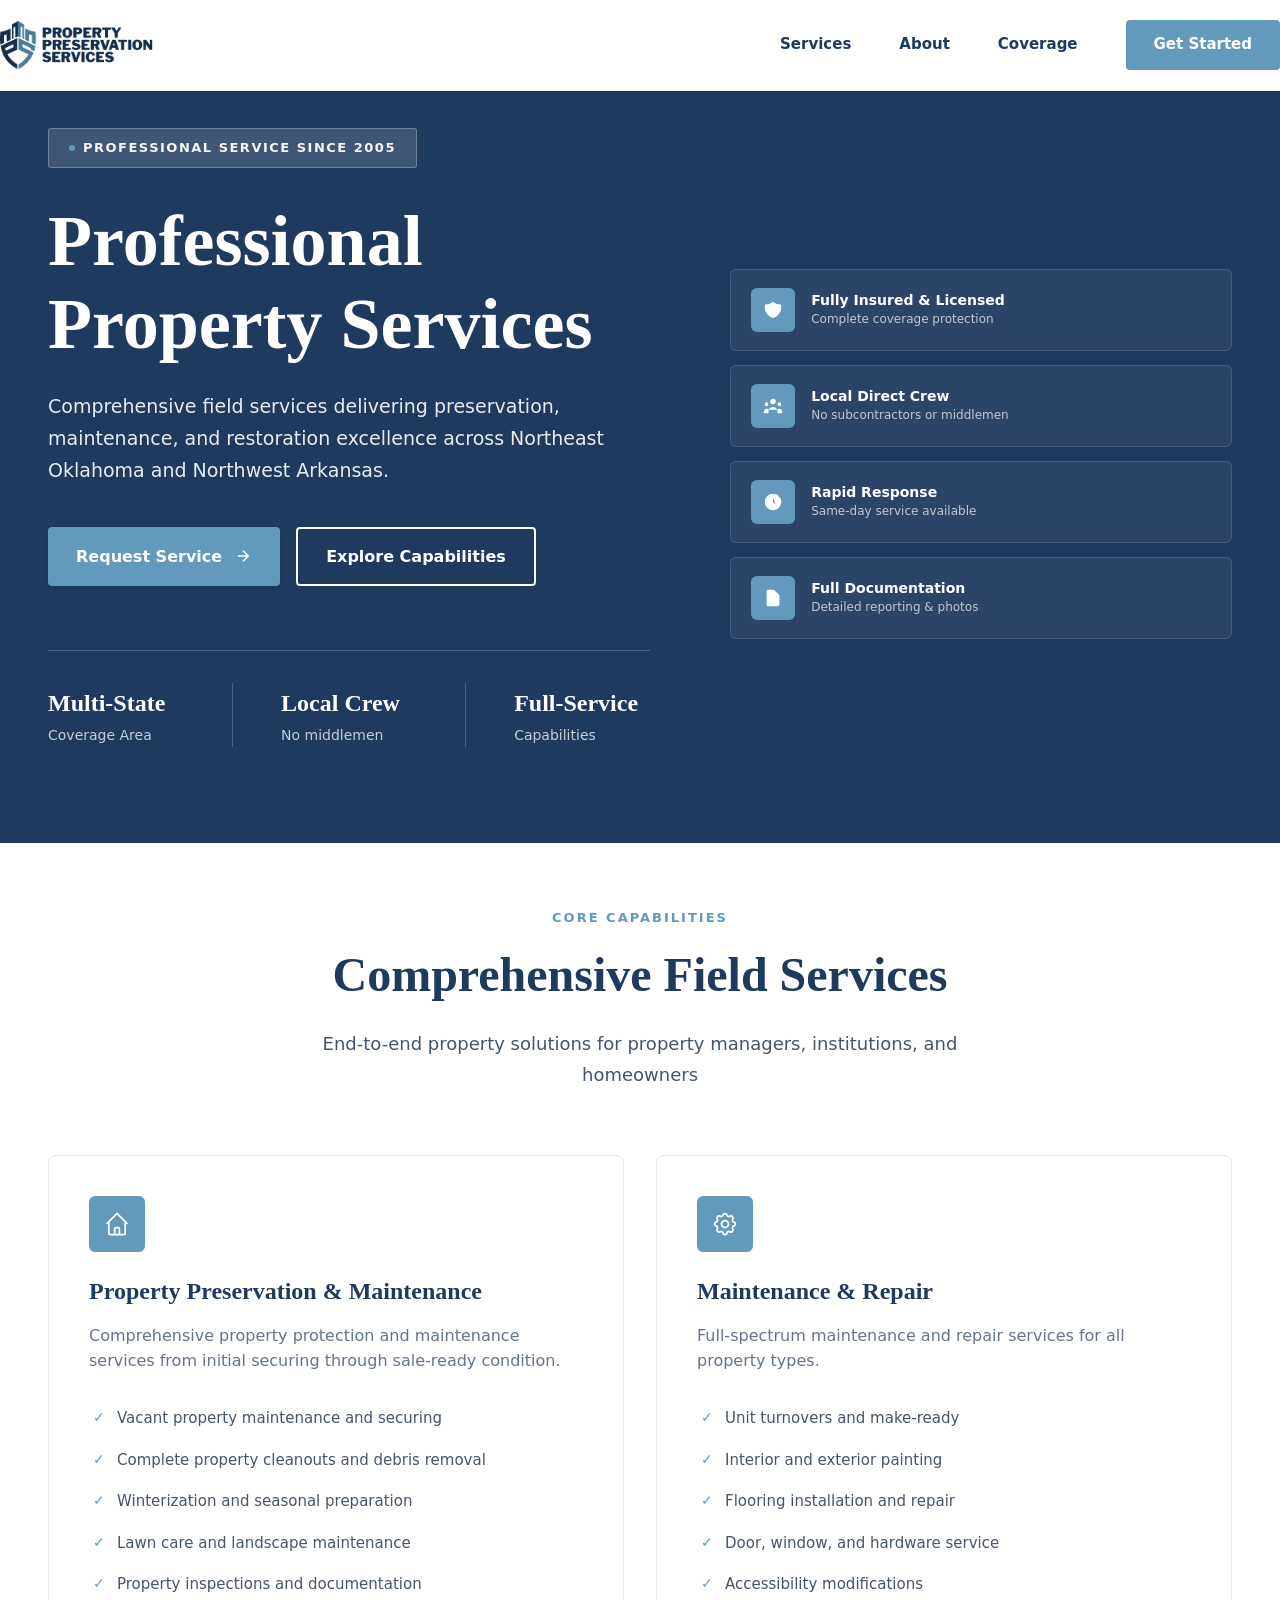
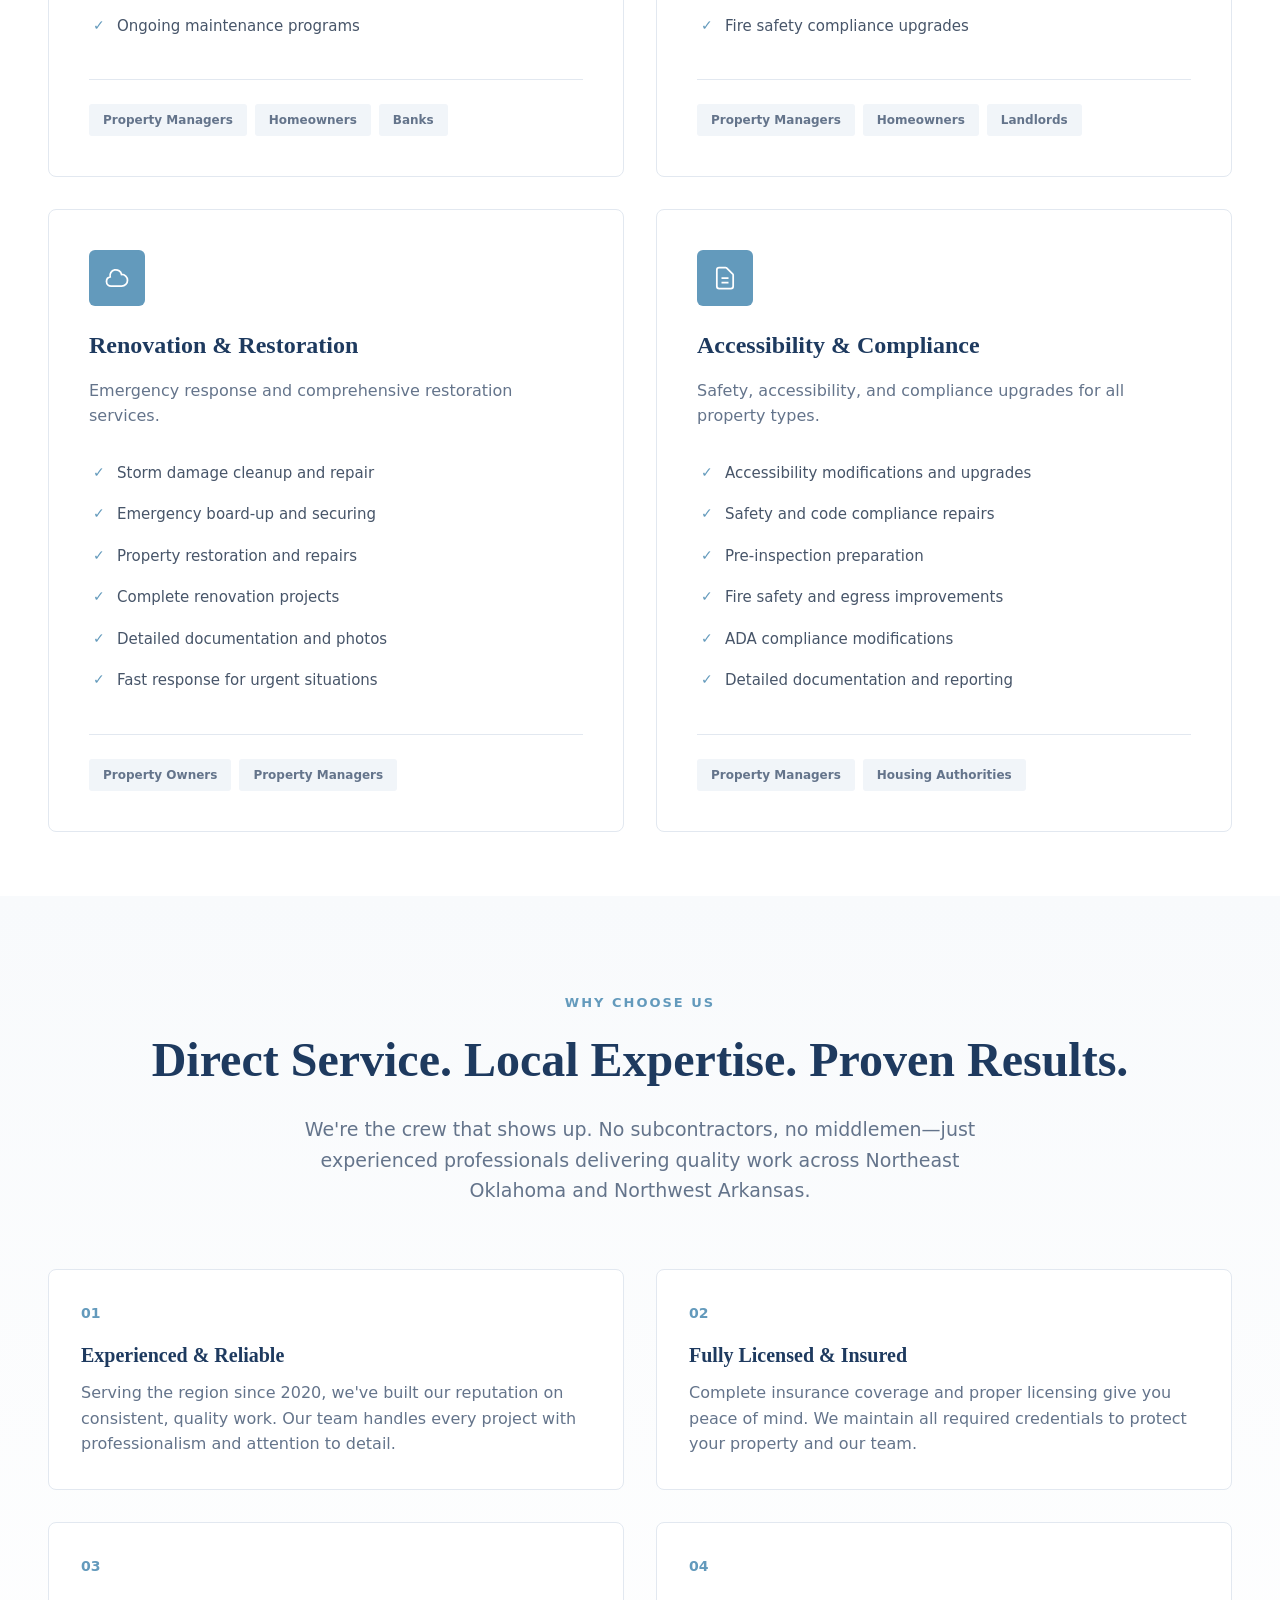
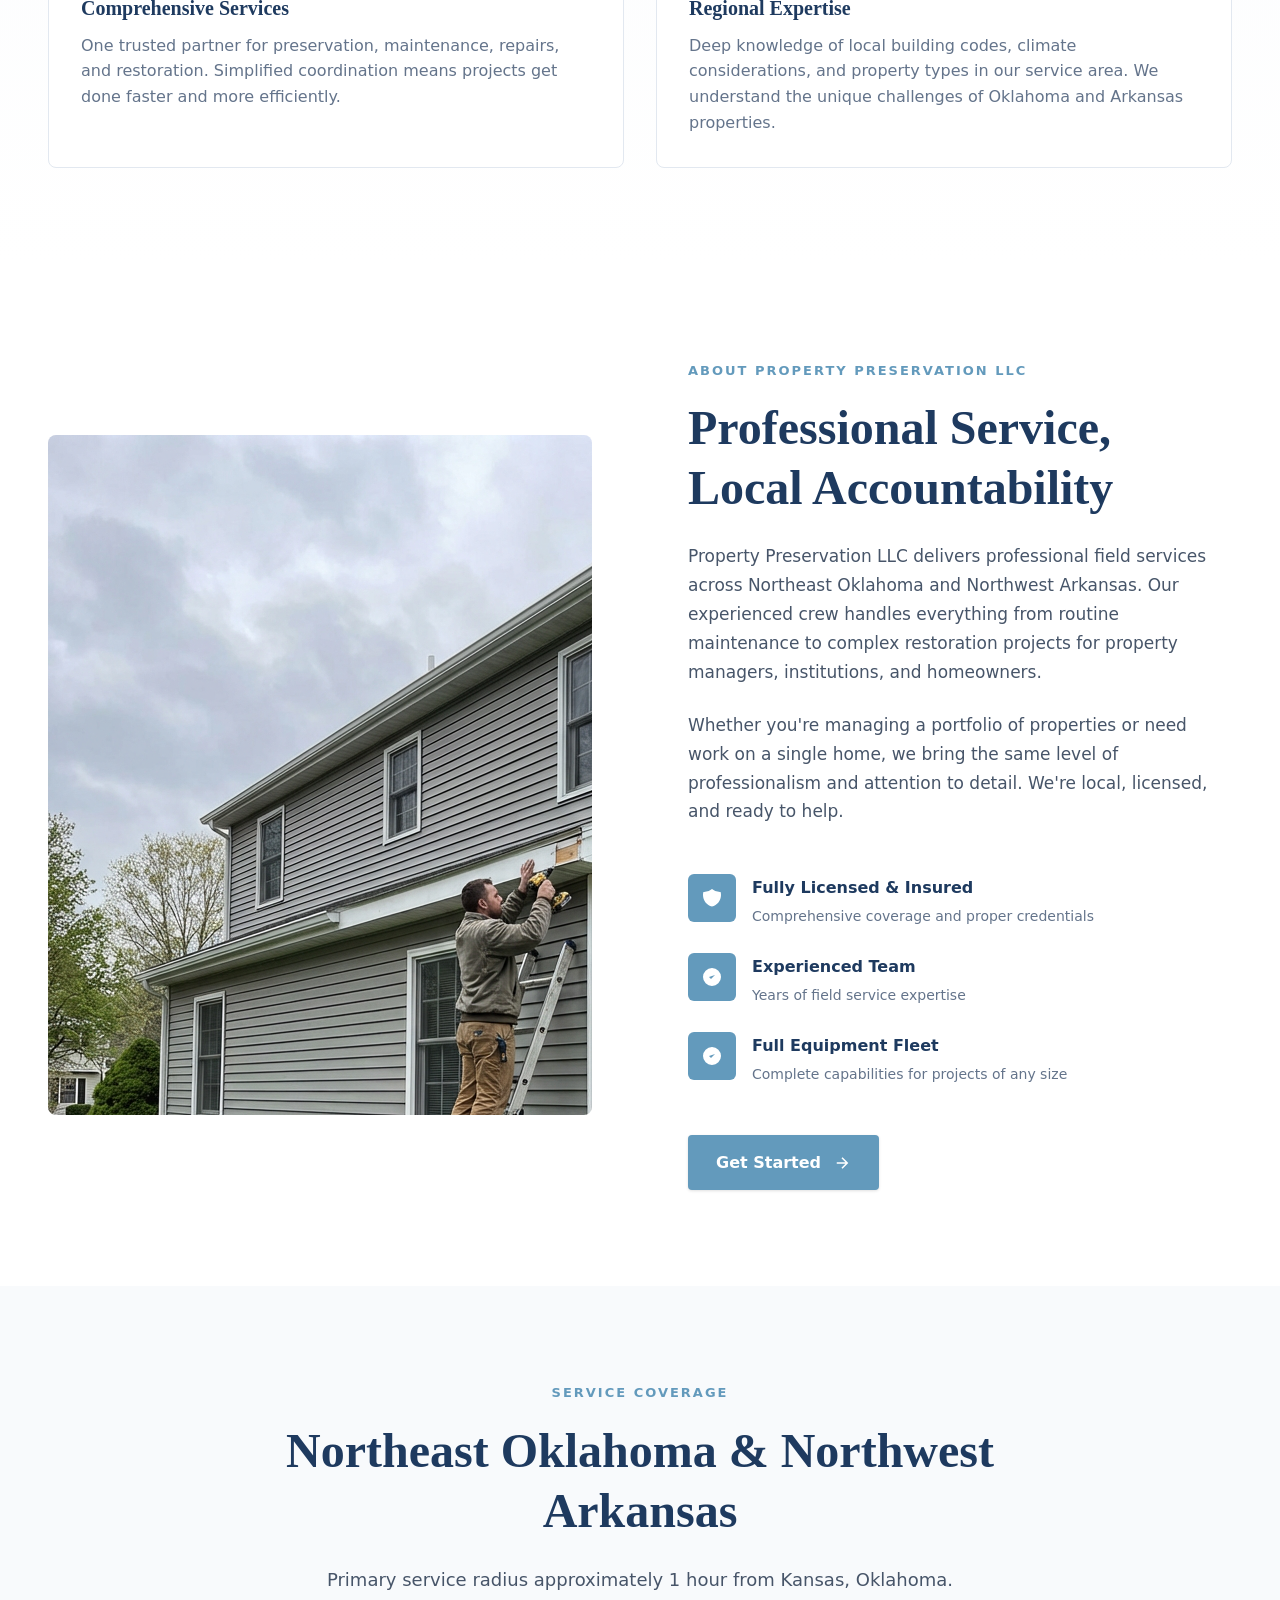
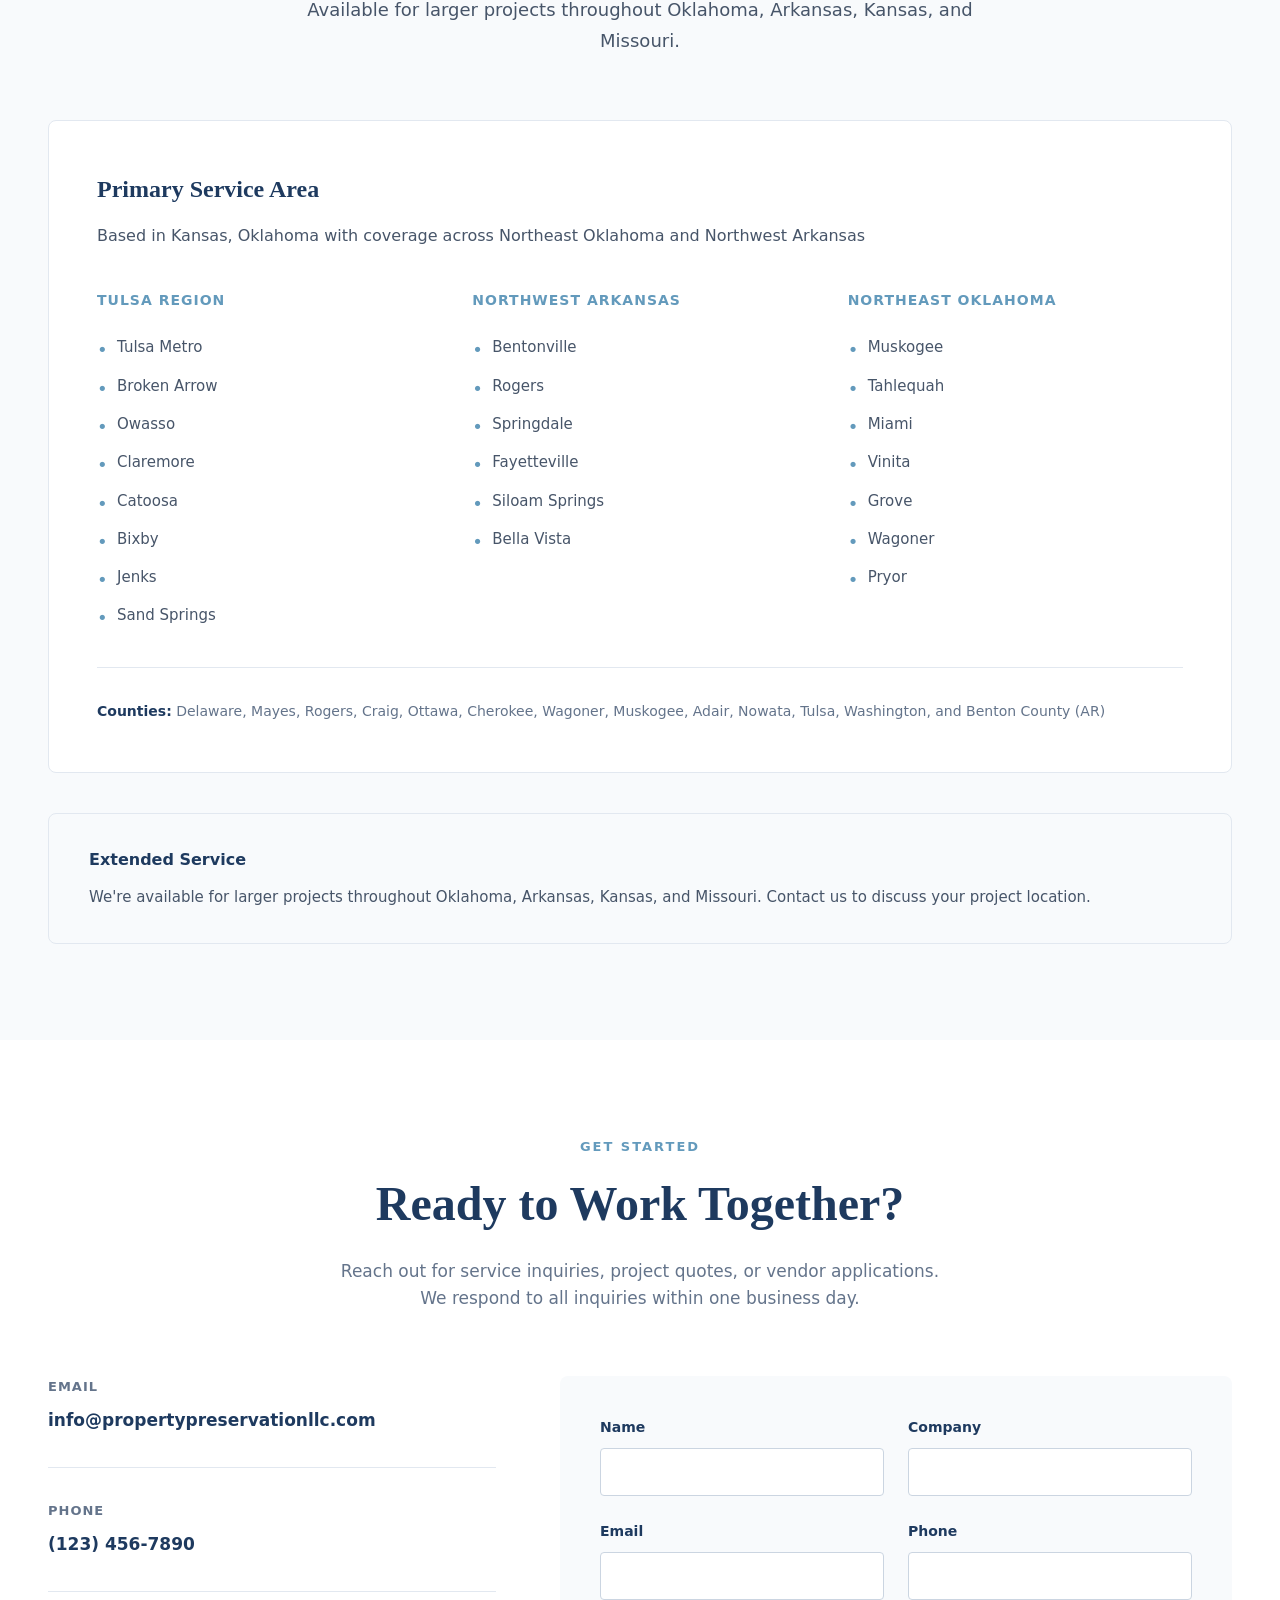
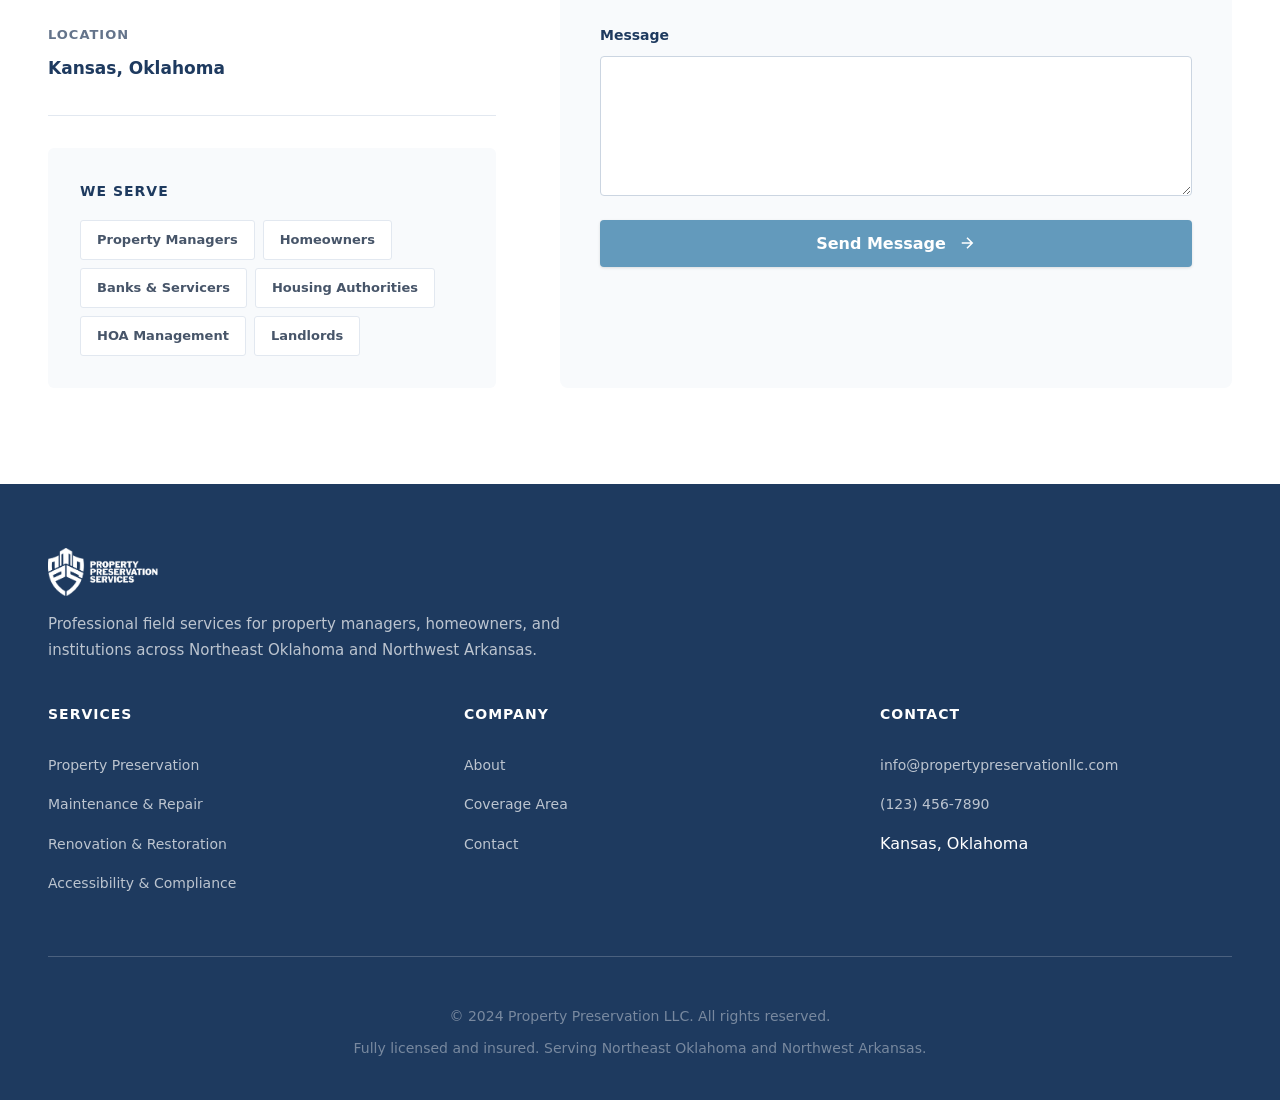
<file: index.html>
<!DOCTYPE html>
<html lang="en">
<head>
    <meta charset="UTF-8">
    <meta name="viewport" content="width=device-width, initial-scale=1.0">

    <!-- Primary Meta Tags -->
    <title>Property Preservation Services | Professional Field Services in Oklahoma & Arkansas</title>
    <meta name="title" content="Property Preservation Services | Professional Field Services in Oklahoma & Arkansas">
    <meta name="description" content="Professional property preservation, maintenance, and restoration services in Northeast Oklahoma and Northwest Arkansas. Serving property managers, homeowners, and institutions since 2020.">
    <meta name="keywords" content="property preservation, property maintenance, field services, Oklahoma, Arkansas, Tulsa, property management, restoration, renovation, cleanout, winterization">
    <meta name="author" content="Property Preservation LLC">
    <meta name="robots" content="index, follow">

    <!-- Favicon -->
    <link rel="icon" type="image/png" href="favicon.png">
    <link rel="apple-touch-icon" href="favicon.png">

    <!-- Theme Color -->
    <meta name="theme-color" content="#1e3a5f">

    <!-- Canonical URL -->
    <link rel="canonical" href="https://propertypreservationllc.com">

    <!-- Open Graph / Facebook -->
    <meta property="og:type" content="website">
    <meta property="og:url" content="https://propertypreservationllc.com">
    <meta property="og:title" content="Property Preservation Services | Professional Field Services in Oklahoma & Arkansas">
    <meta property="og:description" content="Professional property preservation, maintenance, and restoration services in Northeast Oklahoma and Northwest Arkansas. Serving property managers, homeowners, and institutions since 2020.">
    <meta property="og:image" content="https://propertypreservationllc.com/LOGO.png">
    <meta property="og:locale" content="en_US">

    <!-- Twitter -->
    <meta name="twitter:card" content="summary_large_image">
    <meta name="twitter:url" content="https://propertypreservationllc.com">
    <meta name="twitter:title" content="Property Preservation Services | Professional Field Services in Oklahoma & Arkansas">
    <meta name="twitter:description" content="Professional property preservation, maintenance, and restoration services in Northeast Oklahoma and Northwest Arkansas.">
    <meta name="twitter:image" content="https://propertypreservationllc.com/LOGO.png">

    <!-- Structured Data (JSON-LD) -->
    <script type="application/ld+json">
    {
      "@context": "https://schema.org",
      "@type": "LocalBusiness",
      "name": "Property Preservation LLC",
      "image": "https://propertypreservationllc.com/LOGO.png",
      "description": "Professional property preservation, maintenance, and restoration services in Northeast Oklahoma and Northwest Arkansas.",
      "url": "https://propertypreservationllc.com",
      "telephone": "+1-918-226-8597",
      "email": "info@propertypreservationllc.com",
      "address": {
        "@type": "PostalAddress",
        "addressLocality": "Kansas",
        "addressRegion": "OK",
        "addressCountry": "US"
      },
      "geo": {
        "@type": "GeoCoordinates",
        "latitude": 36.2,
        "longitude": -95.0
      },
      "areaServed": [
        {
          "@type": "City",
          "name": "Tulsa",
          "address": {
            "@type": "PostalAddress",
            "addressRegion": "OK"
          }
        },
        {
          "@type": "City",
          "name": "Bentonville",
          "address": {
            "@type": "PostalAddress",
            "addressRegion": "AR"
          }
        }
      ],
      "priceRange": "$$",
      "openingHours": "Mo-Fr 08:00-17:00",
      "sameAs": []
    }
    </script>

    <link rel="stylesheet" href="styles.css">
</head>
<body>
    <!-- Navigation -->
    <nav class="nav" id="mainNav">
        <div class="nav-container">
            <a href="#home" class="nav-logo">
                <img src="LOGO.png" alt="Property Preservation Services" class="logo-img">
            </a>
            <button class="nav-toggle" aria-label="Toggle navigation">
                <span></span>
                <span></span>
                <span></span>
            </button>
            <div class="nav-menu">
                <a href="#services">Services</a>
                <a href="#about">About</a>
                <a href="#coverage">Coverage</a>
                <a href="#contact" class="nav-cta">Get Started</a>
            </div>
        </div>
    </nav>

    <!-- Hero Section -->
    <section id="home" class="hero">
        <div class="hero-bg">
            <div class="hero-gradient"></div>
            <div class="hero-pattern"></div>
        </div>
        <div class="hero-content">
            <div class="hero-wrapper">
                <div class="hero-badge">
                    <span class="badge-dot"></span>
                    Professional Service Since 2005
                </div>
                <h1 class="hero-title">
                    <span class="title-line">Professional</span>
                    <span class="title-line title-highlight">Property Services</span>
                </h1>
                <p class="hero-description">Comprehensive field services delivering preservation, maintenance, and restoration excellence across Northeast Oklahoma and Northwest Arkansas.</p>
                <div class="hero-cta-group">
                    <a href="#contact" class="btn btn-primary">
                        Request Service
                        <svg viewBox="0 0 24 24" fill="none" stroke="currentColor" stroke-width="2">
                            <path d="M5 12h14M12 5l7 7-7 7"/>
                        </svg>
                    </a>
                    <a href="#services" class="btn btn-outline">
                        Explore Capabilities
                    </a>
                </div>
                <div class="hero-stats">
                    <div class="stat-item">
                        <div class="stat-number">Multi-State</div>
                        <div class="stat-label">Coverage Area</div>
                    </div>
                    <div class="stat-divider"></div>
                    <div class="stat-item">
                        <div class="stat-number">Local Crew</div>
                        <div class="stat-label">No middlemen</div>
                    </div>
                    <div class="stat-divider"></div>
                    <div class="stat-item">
                        <div class="stat-number">Full-Service</div>
                        <div class="stat-label">Capabilities</div>
                    </div>
                </div>
            </div>
            <div class="hero-visual">
                <div class="visual-card">
                    <div class="card-icon">
                        <svg viewBox="0 0 24 24" fill="currentColor">
                            <path d="M9 12l2 2 4-4m5.618-4.016A11.955 11.955 0 0112 2.944a11.955 11.955 0 01-8.618 3.04A12.02 12.02 0 003 9c0 5.591 3.824 10.29 9 11.622 5.176-1.332 9-6.03 9-11.622 0-1.042-.133-2.052-.382-3.016z"/>
                        </svg>
                    </div>
                    <div class="card-content">
                        <div class="card-title">Fully Insured & Licensed</div>
                        <div class="card-text">Complete coverage protection</div>
                    </div>
                </div>
                <div class="visual-card">
                    <div class="card-icon">
                        <svg viewBox="0 0 24 24" fill="currentColor">
                            <path d="M17 20h5v-2a3 3 0 00-5.356-1.857M17 20H7m10 0v-2c0-.656-.126-1.283-.356-1.857M7 20H2v-2a3 3 0 015.356-1.857M7 20v-2c0-.656.126-1.283.356-1.857m0 0a5.002 5.002 0 019.288 0M15 7a3 3 0 11-6 0 3 3 0 016 0zm6 3a2 2 0 11-4 0 2 2 0 014 0zM7 10a2 2 0 11-4 0 2 2 0 014 0z"/>
                        </svg>
                    </div>
                    <div class="card-content">
                        <div class="card-title">Local Direct Crew</div>
                        <div class="card-text">No subcontractors or middlemen</div>
                    </div>
                </div>
                <div class="visual-card">
                    <div class="card-icon">
                        <svg viewBox="0 0 24 24" fill="currentColor">
                            <path d="M12 8v4l3 3m6-3a9 9 0 11-18 0 9 9 0 0118 0z"/>
                        </svg>
                    </div>
                    <div class="card-content">
                        <div class="card-title">Rapid Response</div>
                        <div class="card-text">Same-day service available</div>
                    </div>
                </div>
                <div class="visual-card">
                    <div class="card-icon">
                        <svg viewBox="0 0 24 24" fill="currentColor">
                            <path d="M9 12h6m-6 4h6m2 5H7a2 2 0 01-2-2V5a2 2 0 012-2h5.586a1 1 0 01.707.293l5.414 5.414a1 1 0 01.293.707V19a2 2 0 01-2 2z"/>
                        </svg>
                    </div>
                    <div class="card-content">
                        <div class="card-title">Full Documentation</div>
                        <div class="card-text">Detailed reporting & photos</div>
                    </div>
                </div>
            </div>
        </div>
    </section>

    <!-- Services Section -->
    <section id="services" class="services">
        <div class="services-header">
            <div class="section-label">Core Capabilities</div>
            <h2 class="section-title">Comprehensive Field Services</h2>
            <p class="section-subtitle">End-to-end property solutions for property managers, institutions, and homeowners</p>
        </div>

        <div class="services-grid">
            <div class="service-card">
                <div class="service-bg"></div>
                <div class="service-content">
                    <div class="service-icon">
                        <svg viewBox="0 0 24 24" fill="none" stroke="currentColor" stroke-width="1.5">
                            <path d="M3 12l2-2m0 0l7-7 7 7M5 10v10a1 1 0 001 1h3m10-11l2 2m-2-2v10a1 1 0 01-1 1h-3m-6 0a1 1 0 001-1v-4a1 1 0 011-1h2a1 1 0 011 1v4a1 1 0 001 1m-6 0h6"/>
                        </svg>
                    </div>
                    <h3 class="service-title">Property Preservation & Maintenance</h3>
                    <p class="service-description">Comprehensive property protection and maintenance services from initial securing through sale-ready condition.</p>
                    <ul class="service-features">
                        <li>Vacant property maintenance and securing</li>
                        <li>Complete property cleanouts and debris removal</li>
                        <li>Winterization and seasonal preparation</li>
                        <li>Lawn care and landscape maintenance</li>
                        <li>Property inspections and documentation</li>
                        <li>Ongoing maintenance programs</li>
                    </ul>
                    <div class="service-meta">
                        <span class="meta-tag">Property Managers</span>
                        <span class="meta-tag">Homeowners</span>
                        <span class="meta-tag">Banks</span>
                    </div>
                </div>
            </div>

            <div class="service-card">
                <div class="service-bg"></div>
                <div class="service-content">
                    <div class="service-icon">
                        <svg viewBox="0 0 24 24" fill="none" stroke="currentColor" stroke-width="1.5">
                            <path d="M10.325 4.317c.426-1.756 2.924-1.756 3.35 0a1.724 1.724 0 002.573 1.066c1.543-.94 3.31.826 2.37 2.37a1.724 1.724 0 001.065 2.572c1.756.426 1.756 2.924 0 3.35a1.724 1.724 0 00-1.066 2.573c.94 1.543-.826 3.31-2.37 2.37a1.724 1.724 0 00-2.572 1.065c-.426 1.756-2.924 1.756-3.35 0a1.724 1.724 0 00-2.573-1.066c-1.543.94-3.31-.826-2.37-2.37a1.724 1.724 0 00-1.065-2.572c-1.756-.426-1.756-2.924 0-3.35a1.724 1.724 0 001.066-2.573c-.94-1.543.826-3.31 2.37-2.37.996.608 2.296.07 2.572-1.065z"/>
                            <path d="M15 12a3 3 0 11-6 0 3 3 0 016 0z"/>
                        </svg>
                    </div>
                    <h3 class="service-title">Maintenance & Repair</h3>
                    <p class="service-description">Full-spectrum maintenance and repair services for all property types.</p>
                    <ul class="service-features">
                        <li>Unit turnovers and make-ready</li>
                        <li>Interior and exterior painting</li>
                        <li>Flooring installation and repair</li>
                        <li>Door, window, and hardware service</li>
                        <li>Accessibility modifications</li>
                        <li>Fire safety compliance upgrades</li>
                    </ul>
                    <div class="service-meta">
                        <span class="meta-tag">Property Managers</span>
                        <span class="meta-tag">Homeowners</span>
                        <span class="meta-tag">Landlords</span>
                    </div>
                </div>
            </div>

            <div class="service-card">
                <div class="service-bg"></div>
                <div class="service-content">
                    <div class="service-icon">
                        <svg viewBox="0 0 24 24" fill="none" stroke="currentColor" stroke-width="1.5">
                            <path d="M3 15a4 4 0 004 4h9a5 5 0 10-.1-9.999 5.002 5.002 0 10-9.78 2.096A4.001 4.001 0 003 15z"/>
                        </svg>
                    </div>
                    <h3 class="service-title">Renovation & Restoration</h3>
                    <p class="service-description">Emergency response and comprehensive restoration services.</p>
                    <ul class="service-features">
                        <li>Storm damage cleanup and repair</li>
                        <li>Emergency board-up and securing</li>
                        <li>Property restoration and repairs</li>
                        <li>Complete renovation projects</li>
                        <li>Detailed documentation and photos</li>
                        <li>Fast response for urgent situations</li>
                    </ul>
                    <div class="service-meta">
                        <span class="meta-tag">Property Owners</span>
                        <span class="meta-tag">Property Managers</span>
                    </div>
                </div>
            </div>

            <div class="service-card">
                <div class="service-bg"></div>
                <div class="service-content">
                    <div class="service-icon">
                        <svg viewBox="0 0 24 24" fill="none" stroke="currentColor" stroke-width="1.5">
                            <path d="M9 12h6m-6 4h6m2 5H7a2 2 0 01-2-2V5a2 2 0 012-2h5.586a1 1 0 01.707.293l5.414 5.414a1 1 0 01.293.707V19a2 2 0 01-2 2z"/>
                        </svg>
                    </div>
                    <h3 class="service-title">Accessibility & Compliance</h3>
                    <p class="service-description">Safety, accessibility, and compliance upgrades for all property types.</p>
                    <ul class="service-features">
                        <li>Accessibility modifications and upgrades</li>
                        <li>Safety and code compliance repairs</li>
                        <li>Pre-inspection preparation</li>
                        <li>Fire safety and egress improvements</li>
                        <li>ADA compliance modifications</li>
                        <li>Detailed documentation and reporting</li>
                    </ul>
                    <div class="service-meta">
                        <span class="meta-tag">Property Managers</span>
                        <span class="meta-tag">Housing Authorities</span>
                    </div>
                </div>
            </div>
        </div>
    </section>

    <!-- Differentiators -->
    <section class="differentiators">
        <div class="diff-container">
            <div class="diff-content">
                <div class="section-label">Why Choose Us</div>
                <h2 class="section-title">Direct Service. Local Expertise. Proven Results.</h2>
                <p class="diff-intro">We're the crew that shows up. No subcontractors, no middlemen—just experienced professionals delivering quality work across Northeast Oklahoma and Northwest Arkansas.</p>
            </div>

            <div class="diff-grid">
                <div class="diff-card">
                    <div class="diff-number">01</div>
                    <h3 class="diff-title">Experienced & Reliable</h3>
                    <p class="diff-text">Serving the region since 2020, we've built our reputation on consistent, quality work. Our team handles every project with professionalism and attention to detail.</p>
                </div>

                <div class="diff-card">
                    <div class="diff-number">02</div>
                    <h3 class="diff-title">Fully Licensed & Insured</h3>
                    <p class="diff-text">Complete insurance coverage and proper licensing give you peace of mind. We maintain all required credentials to protect your property and our team.</p>
                </div>

                <div class="diff-card">
                    <div class="diff-number">03</div>
                    <h3 class="diff-title">Comprehensive Services</h3>
                    <p class="diff-text">One trusted partner for preservation, maintenance, repairs, and restoration. Simplified coordination means projects get done faster and more efficiently.</p>
                </div>

                <div class="diff-card">
                    <div class="diff-number">04</div>
                    <h3 class="diff-title">Regional Expertise</h3>
                    <p class="diff-text">Deep knowledge of local building codes, climate considerations, and property types in our service area. We understand the unique challenges of Oklahoma and Arkansas properties.</p>
                </div>
            </div>
        </div>
    </section>

    <!-- About Section -->
    <section id="about" class="about">
        <div class="about-grid">
            <div class="about-visual">
                <div class="visual-image">
                    <div class="image-placeholder">
                        <div class="image-overlay"></div>
                    </div>
                </div>
            </div>

            <div class="about-content">
                <div class="section-label">About Property Preservation LLC</div>
                <h2 class="section-title">Professional Service, Local Accountability</h2>
                <div class="about-text">
                    <p>Property Preservation LLC delivers professional field services across Northeast Oklahoma and Northwest Arkansas. Our experienced crew handles everything from routine maintenance to complex restoration projects for property managers, institutions, and homeowners.</p>
                    <p>Whether you're managing a portfolio of properties or need work on a single home, we bring the same level of professionalism and attention to detail. We're local, licensed, and ready to help.</p>
                </div>

                <div class="about-features">
                    <div class="feature-item">
                        <div class="feature-icon">
                            <svg viewBox="0 0 24 24" fill="currentColor">
                                <path d="M9 12l2 2 4-4m5.618-4.016A11.955 11.955 0 0112 2.944a11.955 11.955 0 01-8.618 3.04A12.02 12.02 0 003 9c0 5.591 3.824 10.29 9 11.622 5.176-1.332 9-6.03 9-11.622 0-1.042-.133-2.052-.382-3.016z"/>
                            </svg>
                        </div>
                        <div>
                            <div class="feature-title">Fully Licensed & Insured</div>
                            <div class="feature-desc">Comprehensive coverage and proper credentials</div>
                        </div>
                    </div>

                    <div class="feature-item">
                        <div class="feature-icon">
                            <svg viewBox="0 0 24 24" fill="currentColor">
                                <path d="M9 12l2 2 4-4m6 2a9 9 0 11-18 0 9 9 0 0118 0z"/>
                            </svg>
                        </div>
                        <div>
                            <div class="feature-title">Experienced Team</div>
                            <div class="feature-desc">Years of field service expertise</div>
                        </div>
                    </div>

                    <div class="feature-item">
                        <div class="feature-icon">
                            <svg viewBox="0 0 24 24" fill="currentColor">
                                <path d="M9 12l2 2 4-4m6 2a9 9 0 11-18 0 9 9 0 0118 0z"/>
                            </svg>
                        </div>
                        <div>
                            <div class="feature-title">Full Equipment Fleet</div>
                            <div class="feature-desc">Complete capabilities for projects of any size</div>
                        </div>
                    </div>
                </div>

                <a href="#contact" class="btn btn-primary">
                    Get Started
                    <svg viewBox="0 0 24 24" fill="none" stroke="currentColor" stroke-width="2">
                        <path d="M5 12h14M12 5l7 7-7 7"/>
                    </svg>
                </a>
            </div>
        </div>
    </section>

    <!-- Coverage Section -->
    <section id="coverage" class="coverage">
        <div class="coverage-header">
            <div class="section-label">Service Coverage</div>
            <h2 class="section-title">Northeast Oklahoma & Northwest Arkansas</h2>
            <p class="section-subtitle">Primary service radius approximately 1 hour from Kansas, Oklahoma. Available for larger projects throughout Oklahoma, Arkansas, Kansas, and Missouri.</p>
        </div>

        <div class="coverage-content">
            <div class="coverage-areas-full">
                <div class="area-group">
                    <h3 class="area-title">Primary Service Area</h3>
                    <p class="area-desc">Based in Kansas, Oklahoma with coverage across Northeast Oklahoma and Northwest Arkansas</p>
                    <div class="area-columns">
                        <div class="area-col">
                            <h4>Tulsa Region</h4>
                            <ul>
                                <li>Tulsa Metro</li>
                                <li>Broken Arrow</li>
                                <li>Owasso</li>
                                <li>Claremore</li>
                                <li>Catoosa</li>
                                <li>Bixby</li>
                                <li>Jenks</li>
                                <li>Sand Springs</li>
                            </ul>
                        </div>
                        <div class="area-col">
                            <h4>Northwest Arkansas</h4>
                            <ul>
                                <li>Bentonville</li>
                                <li>Rogers</li>
                                <li>Springdale</li>
                                <li>Fayetteville</li>
                                <li>Siloam Springs</li>
                                <li>Bella Vista</li>
                            </ul>
                        </div>
                        <div class="area-col">
                            <h4>Northeast Oklahoma</h4>
                            <ul>
                                <li>Muskogee</li>
                                <li>Tahlequah</li>
                                <li>Miami</li>
                                <li>Vinita</li>
                                <li>Grove</li>
                                <li>Wagoner</li>
                                <li>Pryor</li>
                            </ul>
                        </div>
                    </div>
                    <div class="counties-note">
                        <p><strong>Counties:</strong> Delaware, Mayes, Rogers, Craig, Ottawa, Cherokee, Wagoner, Muskogee, Adair, Nowata, Tulsa, Washington, and Benton County (AR)</p>
                    </div>
                </div>

                <div class="extended-coverage">
                    <h4>Extended Service</h4>
                    <p>We're available for larger projects throughout Oklahoma, Arkansas, Kansas, and Missouri. Contact us to discuss your project location.</p>
                </div>
            </div>
        </div>
    </section>

    <!-- Contact Section -->
    <section id="contact" class="contact">
        <div class="contact-container">
            <div class="contact-header">
                <div class="section-label">Get Started</div>
                <h2 class="section-title">Ready to Work Together?</h2>
                <p class="contact-intro">Reach out for service inquiries, project quotes, or vendor applications. We respond to all inquiries within one business day.</p>
            </div>

            <div class="contact-grid">
                <div class="contact-info">
                    <div class="info-group">
                        <div class="info-label">Email</div>
                        <a href="mailto:info@propertypreservationllc.com" class="info-value">info@propertypreservationllc.com</a>
                    </div>

                    <div class="info-group">
                        <div class="info-label">Phone</div>
                        <a href="tel:+1234567890" class="info-value">(123) 456-7890</a>
                    </div>

                    <div class="info-group">
                        <div class="info-label">Location</div>
                        <div class="info-value">Kansas, Oklahoma</div>
                    </div>

                    <div class="client-types">
                        <div class="client-label">We Serve</div>
                        <div class="client-tags">
                            <span>Property Managers</span>
                            <span>Homeowners</span>
                            <span>Banks & Servicers</span>
                            <span>Housing Authorities</span>
                            <span>HOA Management</span>
                            <span>Landlords</span>
                        </div>
                    </div>
                </div>

                <div class="contact-form-container">
                    <form class="contact-form" id="contactForm" action="https://api.web3forms.com/submit" method="POST">
                        <input type="hidden" name="access_key" value="YOUR_ACCESS_KEY_HERE">
                        <input type="hidden" name="subject" value="New Contact - Property Preservation LLC">
                        <input type="checkbox" name="botcheck" class="hidden" style="display: none;">

                        <div class="form-row">
                            <div class="form-field">
                                <label for="name">Name</label>
                                <input type="text" id="name" name="name" required>
                            </div>

                            <div class="form-field">
                                <label for="company">Company</label>
                                <input type="text" id="company" name="company" required>
                            </div>
                        </div>

                        <div class="form-row">
                            <div class="form-field">
                                <label for="email">Email</label>
                                <input type="email" id="email" name="email" required>
                            </div>

                            <div class="form-field">
                                <label for="phone">Phone</label>
                                <input type="tel" id="phone" name="phone">
                            </div>
                        </div>

                        <div class="form-field">
                            <label for="message">Message</label>
                            <textarea id="message" name="message" rows="5" required></textarea>
                        </div>

                        <button type="submit" class="btn btn-primary btn-full">
                            Send Message
                            <svg viewBox="0 0 24 24" fill="none" stroke="currentColor" stroke-width="2">
                                <path d="M5 12h14M12 5l7 7-7 7"/>
                            </svg>
                        </button>
                    </form>
                    <div id="formResult" class="form-result"></div>
                </div>
            </div>
        </div>
    </section>

    <!-- Footer -->
    <footer class="footer">
        <div class="footer-container">
            <div class="footer-top">
                <div class="footer-brand">
                    <img src="logo-white.png" alt="Property Preservation Services" class="footer-logo">
                    <p class="footer-desc">Professional field services for property managers, homeowners, and institutions across Northeast Oklahoma and Northwest Arkansas.</p>
                </div>

                <div class="footer-links">
                    <div class="footer-col">
                        <h4>Services</h4>
                        <ul>
                            <li><a href="#services">Property Preservation</a></li>
                            <li><a href="#services">Maintenance & Repair</a></li>
                            <li><a href="#services">Renovation & Restoration</a></li>
                            <li><a href="#services">Accessibility & Compliance</a></li>
                        </ul>
                    </div>

                    <div class="footer-col">
                        <h4>Company</h4>
                        <ul>
                            <li><a href="#about">About</a></li>
                            <li><a href="#coverage">Coverage Area</a></li>
                            <li><a href="#contact">Contact</a></li>
                        </ul>
                    </div>

                    <div class="footer-col">
                        <h4>Contact</h4>
                        <ul>
                            <li><a href="mailto:info@propertypreservationllc.com">info@propertypreservationllc.com</a></li>
                            <li><a href="tel:+1234567890">(123) 456-7890</a></li>
                            <li>Kansas, Oklahoma</li>
                        </ul>
                    </div>
                </div>
            </div>

            <div class="footer-bottom">
                <p>&copy; 2024 Property Preservation LLC. All rights reserved.</p>
                <p>Fully licensed and insured. Serving Northeast Oklahoma and Northwest Arkansas.</p>
            </div>
        </div>
    </footer>

    <script src="script.js"></script>
</body>
</html>
</file>
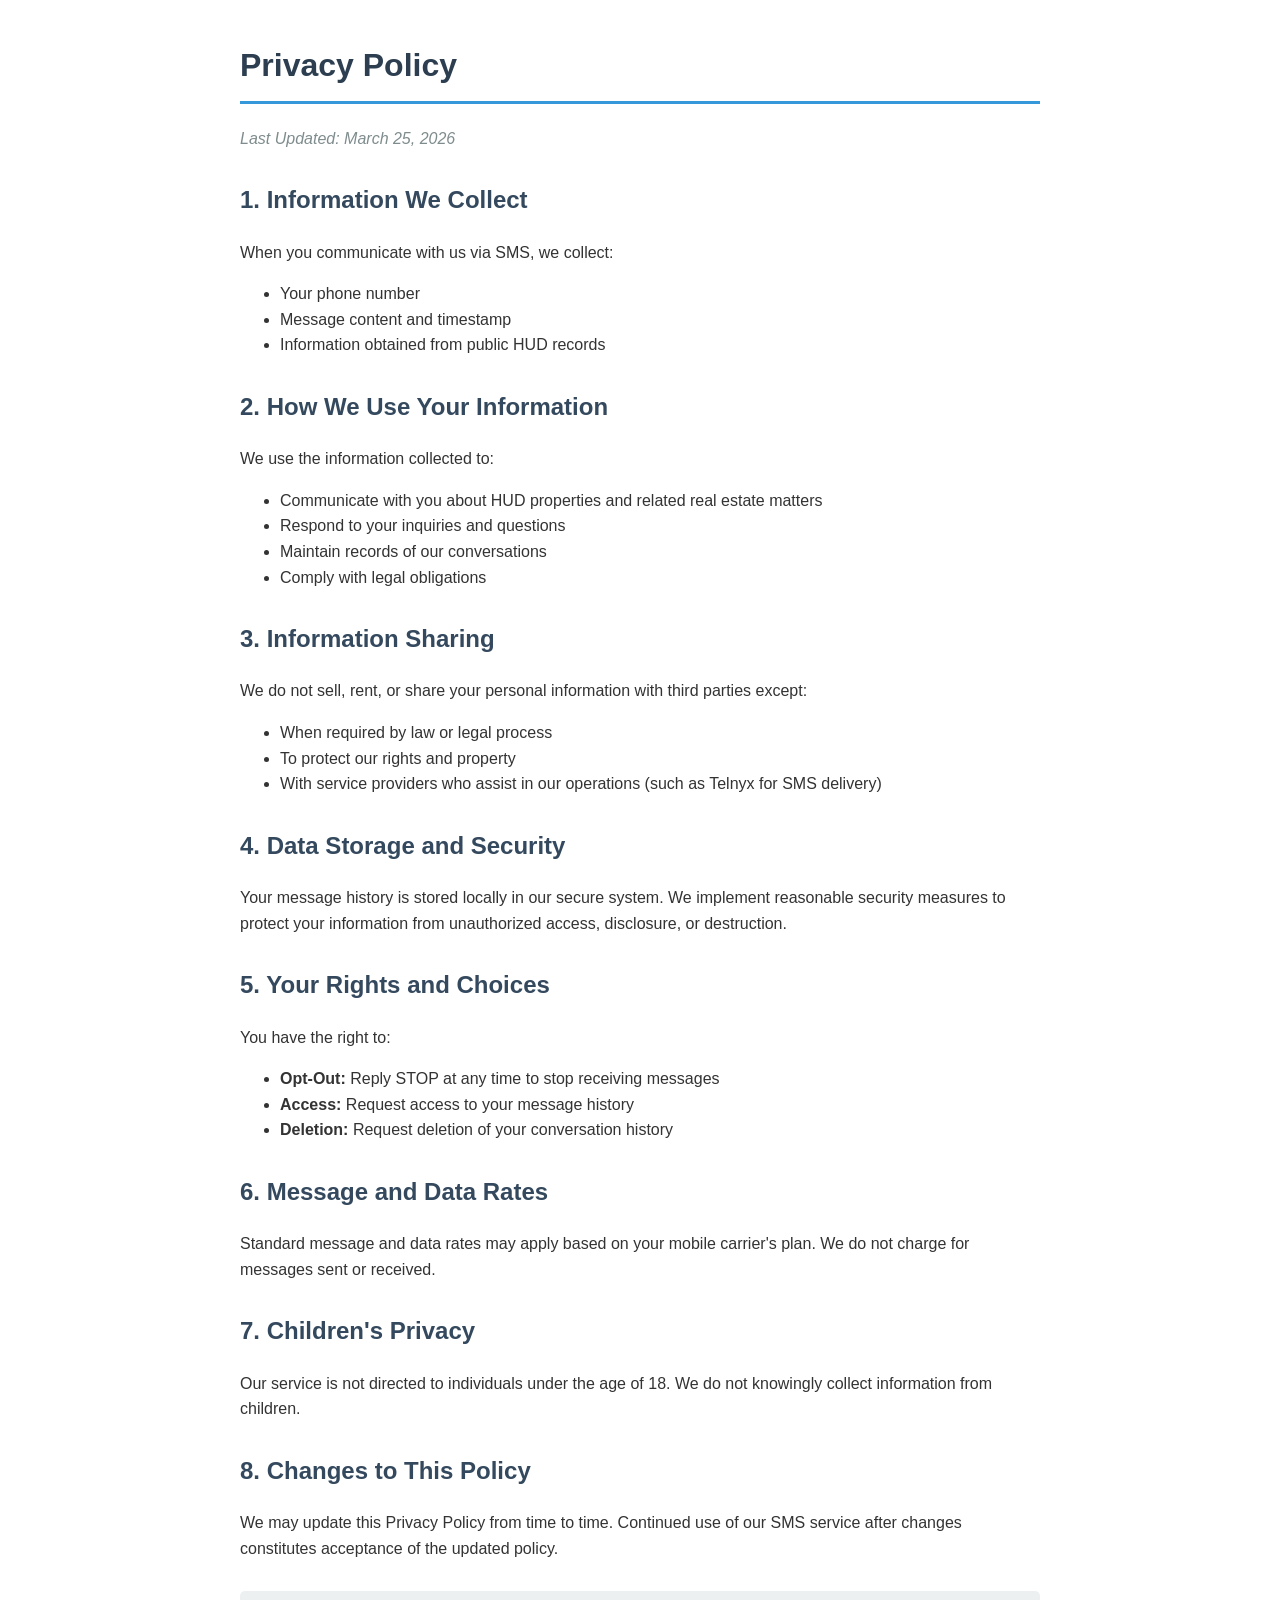
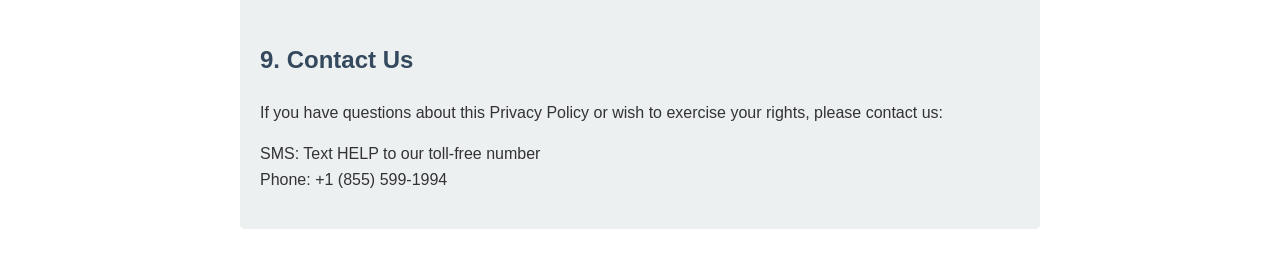
<file: privacy-policy.html>
<!DOCTYPE html>
<html lang="en">
<head>
    <meta charset="UTF-8">
    <meta name="viewport" content="width=device-width, initial-scale=1.0">
    <title>Privacy Policy - SMS Messaging Service</title>
    <style>
        body {
            font-family: -apple-system, BlinkMacSystemFont, 'Segoe UI', Arial, sans-serif;
            line-height: 1.6;
            max-width: 800px;
            margin: 40px auto;
            padding: 0 20px;
            color: #333;
        }
        h1 {
            color: #2c3e50;
            border-bottom: 3px solid #3498db;
            padding-bottom: 10px;
        }
        h2 {
            color: #34495e;
            margin-top: 30px;
        }
        .last-updated {
            color: #7f8c8d;
            font-style: italic;
        }
        .contact {
            background-color: #ecf0f1;
            padding: 20px;
            border-radius: 5px;
            margin-top: 30px;
        }
    </style>
</head>
<body>
    <h1>Privacy Policy</h1>
    <p class="last-updated">Last Updated: March 25, 2026</p>

    <h2>1. Information We Collect</h2>
    <p>When you communicate with us via SMS, we collect:</p>
    <ul>
        <li>Your phone number</li>
        <li>Message content and timestamp</li>
        <li>Information obtained from public HUD records</li>
    </ul>

    <h2>2. How We Use Your Information</h2>
    <p>We use the information collected to:</p>
    <ul>
        <li>Communicate with you about HUD properties and related real estate matters</li>
        <li>Respond to your inquiries and questions</li>
        <li>Maintain records of our conversations</li>
        <li>Comply with legal obligations</li>
    </ul>

    <h2>3. Information Sharing</h2>
    <p>We do not sell, rent, or share your personal information with third parties except:</p>
    <ul>
        <li>When required by law or legal process</li>
        <li>To protect our rights and property</li>
        <li>With service providers who assist in our operations (such as Telnyx for SMS delivery)</li>
    </ul>

    <h2>4. Data Storage and Security</h2>
    <p>Your message history is stored locally in our secure system. We implement reasonable security measures to protect your information from unauthorized access, disclosure, or destruction.</p>

    <h2>5. Your Rights and Choices</h2>
    <p>You have the right to:</p>
    <ul>
        <li><strong>Opt-Out:</strong> Reply STOP at any time to stop receiving messages</li>
        <li><strong>Access:</strong> Request access to your message history</li>
        <li><strong>Deletion:</strong> Request deletion of your conversation history</li>
    </ul>

    <h2>6. Message and Data Rates</h2>
    <p>Standard message and data rates may apply based on your mobile carrier's plan. We do not charge for messages sent or received.</p>

    <h2>7. Children's Privacy</h2>
    <p>Our service is not directed to individuals under the age of 18. We do not knowingly collect information from children.</p>

    <h2>8. Changes to This Policy</h2>
    <p>We may update this Privacy Policy from time to time. Continued use of our SMS service after changes constitutes acceptance of the updated policy.</p>

    <div class="contact">
        <h2>9. Contact Us</h2>
        <p>If you have questions about this Privacy Policy or wish to exercise your rights, please contact us:</p>
        <p>SMS: Text HELP to our toll-free number<br>
        Phone: +1 (855) 599-1994</p>
    </div>
</body>
</html>
</file>
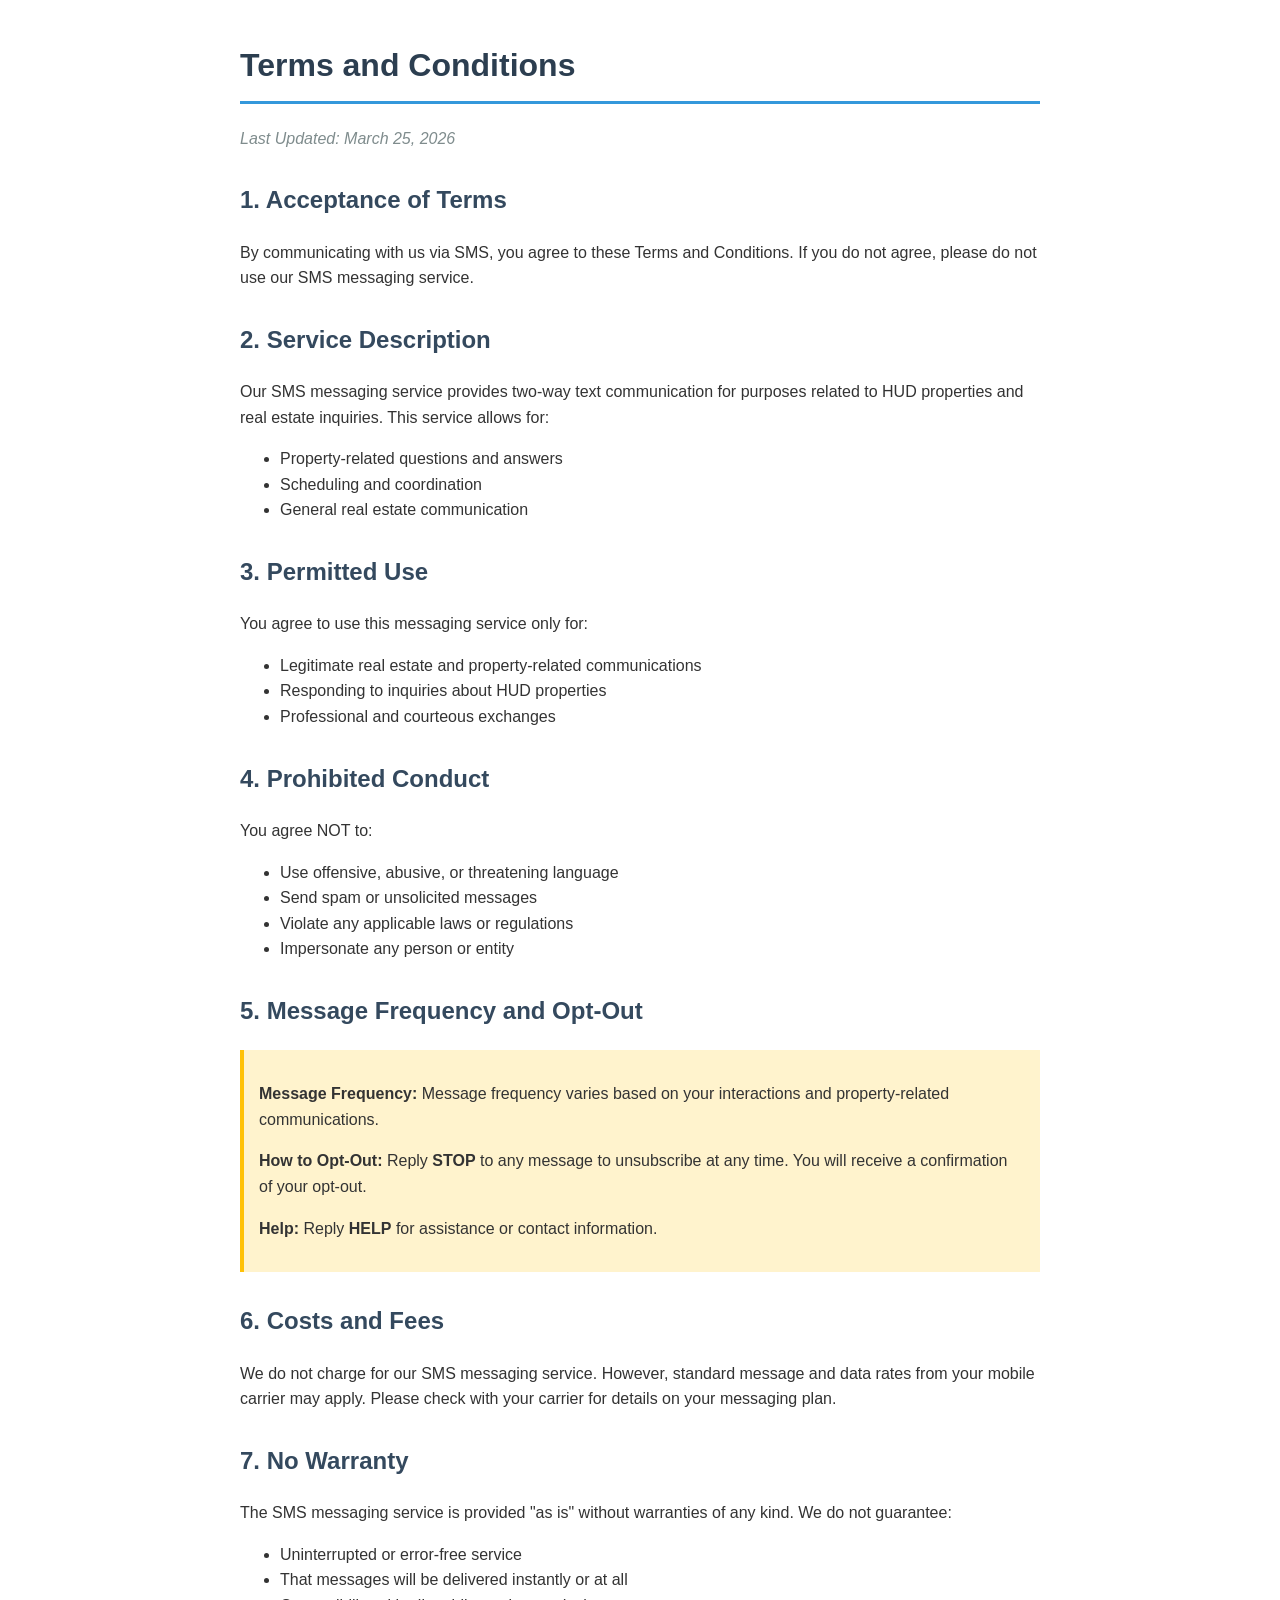
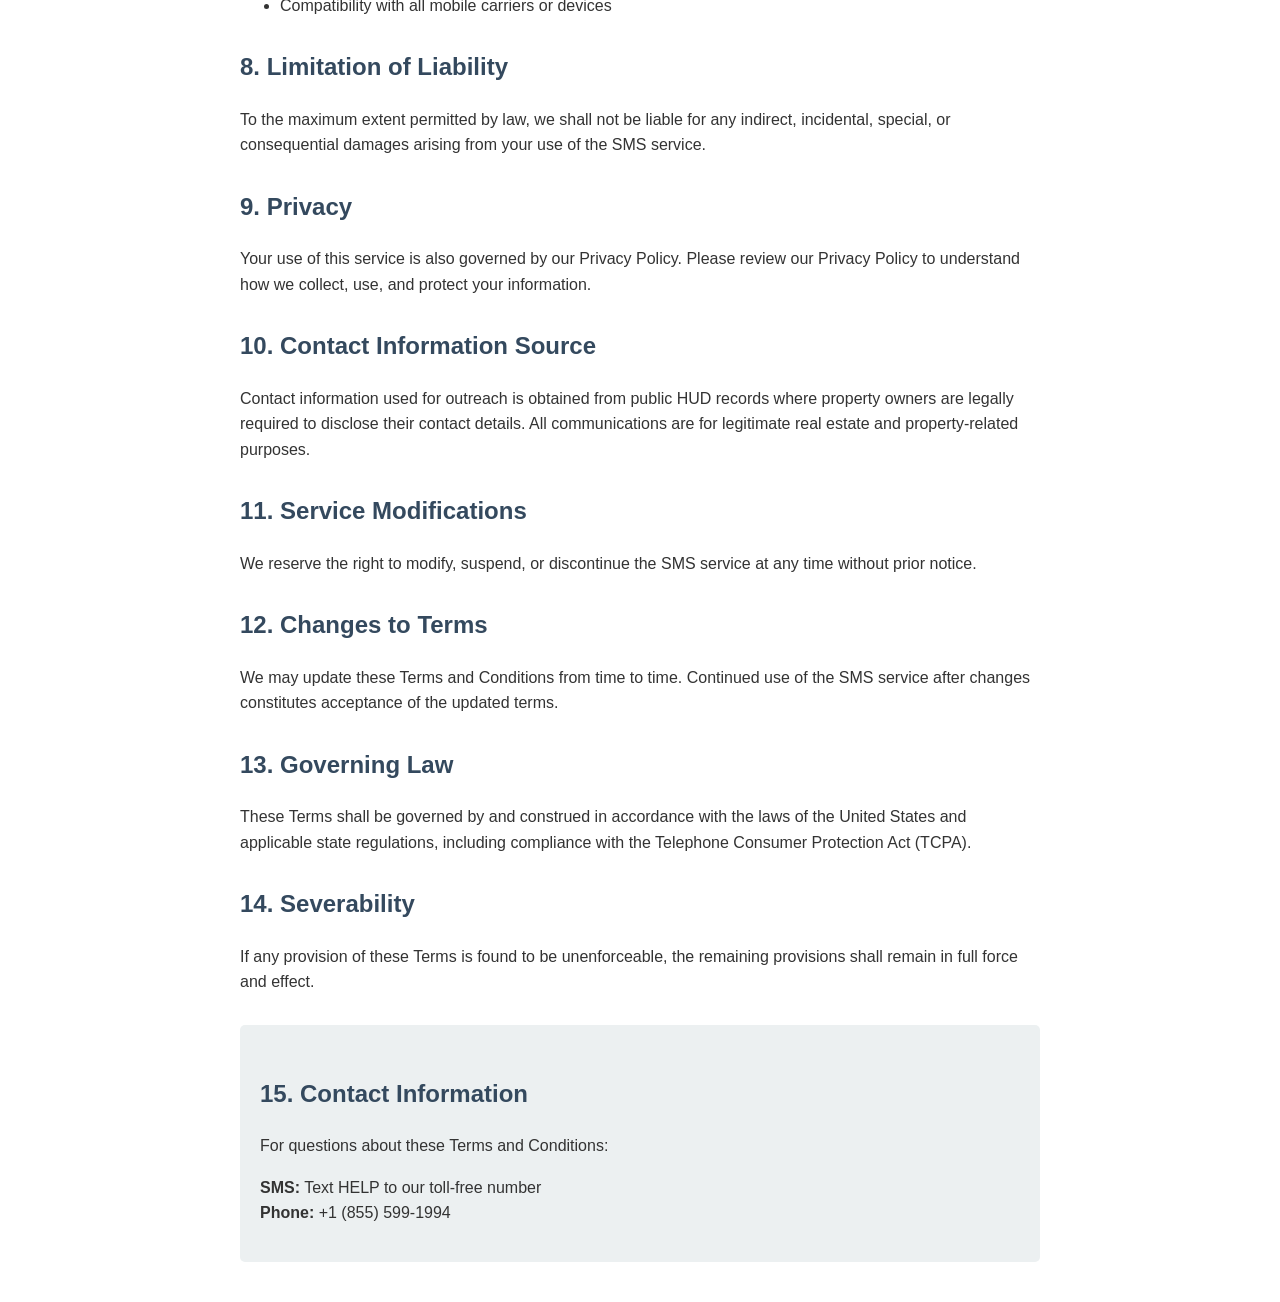
<file: terms-and-conditions.html>
<!DOCTYPE html>
<html lang="en">
<head>
    <meta charset="UTF-8">
    <meta name="viewport" content="width=device-width, initial-scale=1.0">
    <title>Terms and Conditions - SMS Messaging Service</title>
    <style>
        body {
            font-family: -apple-system, BlinkMacSystemFont, 'Segoe UI', Arial, sans-serif;
            line-height: 1.6;
            max-width: 800px;
            margin: 40px auto;
            padding: 0 20px;
            color: #333;
        }
        h1 {
            color: #2c3e50;
            border-bottom: 3px solid #3498db;
            padding-bottom: 10px;
        }
        h2 {
            color: #34495e;
            margin-top: 30px;
        }
        .last-updated {
            color: #7f8c8d;
            font-style: italic;
        }
        .contact {
            background-color: #ecf0f1;
            padding: 20px;
            border-radius: 5px;
            margin-top: 30px;
        }
        .important {
            background-color: #fff3cd;
            border-left: 4px solid #ffc107;
            padding: 15px;
            margin: 20px 0;
        }
    </style>
</head>
<body>
    <h1>Terms and Conditions</h1>
    <p class="last-updated">Last Updated: March 25, 2026</p>

    <h2>1. Acceptance of Terms</h2>
    <p>By communicating with us via SMS, you agree to these Terms and Conditions. If you do not agree, please do not use our SMS messaging service.</p>

    <h2>2. Service Description</h2>
    <p>Our SMS messaging service provides two-way text communication for purposes related to HUD properties and real estate inquiries. This service allows for:</p>
    <ul>
        <li>Property-related questions and answers</li>
        <li>Scheduling and coordination</li>
        <li>General real estate communication</li>
    </ul>

    <h2>3. Permitted Use</h2>
    <p>You agree to use this messaging service only for:</p>
    <ul>
        <li>Legitimate real estate and property-related communications</li>
        <li>Responding to inquiries about HUD properties</li>
        <li>Professional and courteous exchanges</li>
    </ul>

    <h2>4. Prohibited Conduct</h2>
    <p>You agree NOT to:</p>
    <ul>
        <li>Use offensive, abusive, or threatening language</li>
        <li>Send spam or unsolicited messages</li>
        <li>Violate any applicable laws or regulations</li>
        <li>Impersonate any person or entity</li>
    </ul>

    <h2>5. Message Frequency and Opt-Out</h2>
    <div class="important">
        <p><strong>Message Frequency:</strong> Message frequency varies based on your interactions and property-related communications.</p>
        <p><strong>How to Opt-Out:</strong> Reply <strong>STOP</strong> to any message to unsubscribe at any time. You will receive a confirmation of your opt-out.</p>
        <p><strong>Help:</strong> Reply <strong>HELP</strong> for assistance or contact information.</p>
    </div>

    <h2>6. Costs and Fees</h2>
    <p>We do not charge for our SMS messaging service. However, standard message and data rates from your mobile carrier may apply. Please check with your carrier for details on your messaging plan.</p>

    <h2>7. No Warranty</h2>
    <p>The SMS messaging service is provided "as is" without warranties of any kind. We do not guarantee:</p>
    <ul>
        <li>Uninterrupted or error-free service</li>
        <li>That messages will be delivered instantly or at all</li>
        <li>Compatibility with all mobile carriers or devices</li>
    </ul>

    <h2>8. Limitation of Liability</h2>
    <p>To the maximum extent permitted by law, we shall not be liable for any indirect, incidental, special, or consequential damages arising from your use of the SMS service.</p>

    <h2>9. Privacy</h2>
    <p>Your use of this service is also governed by our Privacy Policy. Please review our Privacy Policy to understand how we collect, use, and protect your information.</p>

    <h2>10. Contact Information Source</h2>
    <p>Contact information used for outreach is obtained from public HUD records where property owners are legally required to disclose their contact details. All communications are for legitimate real estate and property-related purposes.</p>

    <h2>11. Service Modifications</h2>
    <p>We reserve the right to modify, suspend, or discontinue the SMS service at any time without prior notice.</p>

    <h2>12. Changes to Terms</h2>
    <p>We may update these Terms and Conditions from time to time. Continued use of the SMS service after changes constitutes acceptance of the updated terms.</p>

    <h2>13. Governing Law</h2>
    <p>These Terms shall be governed by and construed in accordance with the laws of the United States and applicable state regulations, including compliance with the Telephone Consumer Protection Act (TCPA).</p>

    <h2>14. Severability</h2>
    <p>If any provision of these Terms is found to be unenforceable, the remaining provisions shall remain in full force and effect.</p>

    <div class="contact">
        <h2>15. Contact Information</h2>
        <p>For questions about these Terms and Conditions:</p>
        <p><strong>SMS:</strong> Text HELP to our toll-free number<br>
        <strong>Phone:</strong> +1 (855) 599-1994</p>
    </div>
</body>
</html>
</file>
<file: styles.css>
/* ================================
   Professional Design System
   ================================ */

:root {
    /* Color Palette */
    --navy: #1e3a5f;
    --dark-navy: #152945;
    --slate: #475569;
    --steel: #64748b;
    --mist: #f1f5f9;
    --cloud: #f8fafc;
    --white: #ffffff;

    /* Accent Colors */
    --teal: #639abc;
    --teal-dark: #4E7D9E;
    --amber: #d97706;
    --gold: #b45309;

    /* Typography */
    --font-display: 'Georgia', 'Times New Roman', serif;
    --font-body: 'system-ui', -apple-system, 'Segoe UI', sans-serif;

    /* Spacing */
    --space-xs: 0.5rem;
    --space-sm: 1rem;
    --space-md: 2rem;
    --space-lg: 4rem;
    --space-xl: 6rem;
    --space-2xl: 8rem;

    /* Container */
    --container: 1400px;
    --container-sm: 1200px;

    /* Effects */
    --shadow-sm: 0 2px 8px rgba(10, 14, 39, 0.04);
    --shadow-md: 0 8px 24px rgba(10, 14, 39, 0.08);
    --shadow-lg: 0 16px 48px rgba(10, 14, 39, 0.12);
    --shadow-xl: 0 24px 64px rgba(10, 14, 39, 0.16);

    /* Transitions */
    --transition: 0.4s cubic-bezier(0.16, 1, 0.3, 1);
}

/* ================================
   Reset & Base
   ================================ */

* {
    margin: 0;
    padding: 0;
    box-sizing: border-box;
}

html {
    scroll-behavior: smooth;
    -webkit-font-smoothing: antialiased;
    -moz-osx-font-smoothing: grayscale;
}

body {
    font-family: var(--font-body);
    font-size: 16px;
    line-height: 1.7;
    color: var(--slate);
    background: var(--white);
    overflow-x: hidden;
}

img {
    max-width: 100%;
    height: auto;
    display: block;
}

/* Ensure no horizontal overflow */
* {
    max-width: 100%;
}

html,
body,
div,
section,
header,
footer,
main {
    max-width: none;
}

a {
    text-decoration: none;
    color: inherit;
}

/* ================================
   Navigation
   ================================ */

.nav {
    position: fixed;
    top: 0;
    left: 0;
    right: 0;
    z-index: 1000;
    background: var(--white);
    box-shadow: 0 2px 8px rgba(0, 0, 0, 0.08);
    border-bottom: 1px solid var(--mist);
    transition: var(--transition);
}

.nav-container {
    max-width: var(--container);
    margin: 0 auto;
    padding: 1.25rem 0;
    display: flex;
    justify-content: space-between;
    align-items: center;
}

.nav-logo {
    z-index: 10;
}

.logo-img {
    height: 48px;
    width: auto;
    transition: var(--transition);
}

.logo-img:hover {
    opacity: 0.8;
}

@media (max-width: 640px) {
    .logo-img {
        height: 40px;
    }
}

.nav-menu {
    display: flex;
    align-items: center;
    gap: 3rem;
}

.nav-menu a {
    font-family: var(--font-body);
    font-size: 15px;
    font-weight: 600;
    color: var(--navy);
    position: relative;
    transition: var(--transition);
}

.nav-menu a:not(.nav-cta):hover {
    color: var(--teal);
}

.nav-cta {
    background: var(--teal);
    padding: 0.75rem 1.75rem;
    border-radius: 4px;
    color: var(--white) !important;
    font-weight: 600;
    transition: var(--transition);
}

.nav-cta:hover {
    background: var(--teal-dark);
}

.nav-toggle {
    display: none;
    flex-direction: column;
    gap: 6px;
    background: none;
    border: none;
    cursor: pointer;
    z-index: 10;
}

.nav-toggle span {
    width: 28px;
    height: 2px;
    background: var(--navy);
    transition: var(--transition);
    border-radius: 2px;
}

@media (max-width: 968px) {
    .nav-container {
        padding: 1rem 1.5rem;
    }

    .nav-toggle {
        display: flex;
        padding: 0.5rem;
        margin: -0.5rem;
    }

    .nav-menu {
        position: fixed;
        top: 0;
        right: 0;
        height: 100vh;
        width: 280px;
        max-width: 85vw;
        background: var(--white);
        flex-direction: column;
        padding: 6rem 2rem;
        gap: 2rem;
        transform: translateX(100%);
        transition: var(--transition);
        box-shadow: -4px 0 12px rgba(0, 0, 0, 0.1);
    }

    .nav-menu.active {
        transform: translateX(0);
    }

    .nav-menu a {
        padding: 0.5rem 0;
        font-size: 16px;
    }

    .nav-cta {
        margin-top: 0.5rem;
        text-align: center;
    }
}

/* ================================
   Buttons
   ================================ */

.btn {
    display: inline-flex;
    align-items: center;
    justify-content: center;
    gap: 0.75rem;
    font-family: var(--font-body);
    font-size: 16px;
    font-weight: 600;
    padding: 0.875rem 1.75rem;
    border-radius: 4px;
    border: none;
    cursor: pointer;
    transition: all 0.2s ease;
    white-space: nowrap;
    text-align: center;
}

.btn svg {
    width: 18px;
    height: 18px;
    transition: var(--transition);
    flex-shrink: 0;
}

.btn-primary {
    background: var(--teal);
    color: var(--white);
    box-shadow: 0 1px 3px rgba(0, 0, 0, 0.12);
}

.btn-primary:hover {
    background: var(--teal-dark);
    box-shadow: 0 2px 6px rgba(0, 0, 0, 0.15);
}

.btn-primary:hover svg {
    transform: translateX(3px);
}

.btn-outline {
    background: transparent;
    color: var(--white);
    border: 2px solid var(--white);
}

.btn-outline:hover {
    background: var(--white);
    color: var(--navy);
}

.btn-full {
    width: 100%;
    justify-content: center;
}

@media (max-width: 640px) {
    .btn {
        font-size: 15px;
        padding: 0.875rem 1.5rem;
    }

    .btn svg {
        width: 16px;
        height: 16px;
    }
}

/* ================================
   Hero Section
   ================================ */

.hero {
    position: relative;
    min-height: 75vh;
    display: flex;
    align-items: center;
    padding: 8rem 0 4rem;
    overflow: hidden;
}

.hero-bg {
    position: absolute;
    inset: 0;
    z-index: 0;
}

.hero-gradient {
    position: absolute;
    inset: 0;
    background: var(--navy);
}

.hero-pattern {
    position: absolute;
    inset: 0;
    background: none;
}

.hero-content {
    position: relative;
    z-index: 1;
    max-width: var(--container);
    margin: 0 auto;
    width: 100%;
    padding: 0 3rem;
    display: grid;
    grid-template-columns: 1.2fr 1fr;
    gap: 5rem;
    align-items: center;
}

.hero-wrapper {
    max-width: 100%;
}

.hero-badge {
    display: inline-flex;
    align-items: center;
    gap: 0.5rem;
    font-family: var(--font-body);
    font-size: 13px;
    font-weight: 600;
    text-transform: uppercase;
    letter-spacing: 1.5px;
    color: rgba(255, 255, 255, 0.95);
    background: rgba(255, 255, 255, 0.15);
    padding: 0.5rem 1.25rem;
    border-radius: 3px;
    border: 1px solid rgba(255, 255, 255, 0.25);
    margin-bottom: 2rem;
}

.badge-dot {
    width: 6px;
    height: 6px;
    background: var(--teal);
    border-radius: 50%;
}

.hero-title {
    font-family: var(--font-display);
    font-size: clamp(40px, 7vw, 72px);
    font-weight: 700;
    line-height: 1.15;
    color: var(--white);
    margin-bottom: 1.5rem;
}

.title-line {
    display: block;
}

.title-highlight {
    color: var(--white);
    font-weight: 700;
}

.hero-description {
    font-size: 19px;
    line-height: 1.7;
    color: rgba(255, 255, 255, 0.9);
    margin-bottom: 2.5rem;
    max-width: 650px;
}

.hero-cta-group {
    display: flex;
    gap: 1rem;
    margin-bottom: 4rem;
}

.hero-stats {
    display: flex;
    gap: 3rem;
    padding: 2rem 0;
    border-top: 1px solid rgba(255, 255, 255, 0.2);
}

.stat-item {
    flex: 1;
}

.stat-number {
    font-family: var(--font-display);
    font-size: 24px;
    font-weight: 700;
    color: var(--white);
    margin-bottom: 0;
}

.stat-label {
    font-size: 14px;
    text-transform: none;
    letter-spacing: 0;
    color: rgba(255, 255, 255, 0.75);
}

.stat-divider {
    width: 1px;
    background: rgba(255, 255, 255, 0.2);
}

.hero-visual {
    position: relative;
    display: flex;
    flex-direction: column;
    gap: 0.875rem;
    height: 100%;
    justify-content: center;
}

.visual-card {
    background: rgba(255, 255, 255, 0.06);
    border: 1px solid rgba(255, 255, 255, 0.12);
    border-radius: 6px;
    padding: 1.125rem 1.25rem;
    display: flex;
    flex-direction: row;
    align-items: center;
    gap: 1rem;
    transition: all 0.2s ease;
}

.visual-card:hover {
    background: rgba(255, 255, 255, 0.1);
    border-color: rgba(255, 255, 255, 0.2);
    transform: translateX(4px);
}

.card-icon {
    width: 44px;
    height: 44px;
    background: var(--teal);
    border-radius: 6px;
    display: flex;
    align-items: center;
    justify-content: center;
    color: var(--white);
    flex-shrink: 0;
}

.card-icon svg {
    width: 22px;
    height: 22px;
}

.card-content {
    display: flex;
    flex-direction: column;
    gap: 0.125rem;
    text-align: left;
}

.card-title {
    font-family: var(--font-body);
    font-size: 14px;
    font-weight: 700;
    color: var(--white);
    line-height: 1.3;
}

.card-text {
    font-size: 12px;
    line-height: 1.4;
    color: rgba(255, 255, 255, 0.7);
}

@media (max-width: 1200px) {
    .hero-content {
        gap: 3rem;
    }
}

@media (max-width: 968px) {
    .hero {
        min-height: auto;
        padding: 7rem 0 3rem;
    }

    .hero-content {
        grid-template-columns: 1fr;
        gap: 3rem;
        padding: 0 1.5rem;
    }

    .hero-visual {
        max-width: 600px;
        margin: 0 auto;
        gap: 0.75rem;
    }
}

@media (max-width: 768px) {
    .hero {
        padding: 6rem 0 3rem;
    }

    .hero-content {
        padding: 0 1.5rem;
        gap: 2.5rem;
    }

    .hero-badge {
        font-size: 11px;
        padding: 0.4rem 1rem;
    }

    .hero-cta-group {
        flex-direction: column;
        width: 100%;
    }

    .hero-cta-group .btn {
        width: 100%;
        justify-content: center;
    }

    .hero-stats {
        flex-wrap: wrap;
        gap: 1.5rem;
    }

    .stat-item {
        flex: 1 1 40%;
        min-width: 140px;
    }

    .stat-divider {
        display: none;
    }

    .hero-visual {
        gap: 0.75rem;
    }

    .visual-card {
        padding: 1rem 1.25rem;
    }

    .card-icon {
        width: 40px;
        height: 40px;
    }

    .card-icon svg {
        width: 20px;
        height: 20px;
    }
}

/* ================================
   Trust Bar
   ================================ */

.trust-bar {
    background: var(--cloud);
    padding: 2rem 3rem;
    border-top: 1px solid rgba(10, 14, 39, 0.05);
    border-bottom: 1px solid rgba(10, 14, 39, 0.05);
}

.trust-container {
    max-width: var(--container);
    margin: 0 auto;
    display: flex;
    align-items: center;
    gap: 2rem;
    flex-wrap: wrap;
}

.trust-text {
    font-family: var(--font-body);
    font-size: 14px;
    font-weight: 600;
    text-transform: uppercase;
    letter-spacing: 1px;
    color: var(--slate);
}

.trust-items {
    display: flex;
    align-items: center;
    gap: 1.5rem;
    flex-wrap: wrap;
    font-size: 15px;
    color: var(--slate);
}

.trust-dot {
    color: var(--teal);
}

@media (max-width: 768px) {
    .trust-bar {
        padding: 1.5rem;
    }

    .trust-container {
        flex-direction: column;
        align-items: flex-start;
        gap: 1rem;
    }

    .trust-items {
        gap: 0.75rem;
        font-size: 14px;
    }

    .trust-text {
        font-size: 12px;
    }
}

/* ================================
   Section Styles
   ================================ */

.section-label {
    font-family: var(--font-body);
    font-size: 13px;
    font-weight: 700;
    text-transform: uppercase;
    letter-spacing: 2px;
    color: var(--teal);
    margin-bottom: 1rem;
}

.section-title {
    font-family: var(--font-display);
    font-size: clamp(32px, 5vw, 48px);
    font-weight: 700;
    line-height: 1.25;
    color: var(--navy);
    margin-bottom: 1.5rem;
}

.section-subtitle {
    font-size: 18px;
    line-height: 1.7;
    color: var(--slate);
    max-width: 700px;
    margin: 0 auto;
}

/* ================================
   Services Section
   ================================ */

.services {
    padding: var(--space-lg) 3rem;
    background: var(--white);
}

.services-header {
    text-align: center;
    max-width: 900px;
    margin: 0 auto 4rem;
}

.services-grid {
    max-width: var(--container);
    margin: 0 auto;
    display: grid;
    grid-template-columns: repeat(2, 1fr);
    gap: 2rem;
}

.service-card {
    position: relative;
    background: var(--white);
    border-radius: 8px;
    border: 1px solid #e2e8f0;
    padding: 2.5rem;
    transition: all 0.2s ease;
    overflow: hidden;
}

.service-card.large {
    grid-row: span 2;
}

.service-bg {
    position: absolute;
    inset: 0;
    background: none;
    opacity: 0;
    transition: var(--transition);
}

.service-card:hover .service-bg {
    opacity: 0;
}

.service-card:hover {
    box-shadow: 0 4px 12px rgba(0, 0, 0, 0.08);
    border-color: var(--teal);
}

.service-content {
    position: relative;
    z-index: 1;
}

.service-icon {
    width: 56px;
    height: 56px;
    background: var(--teal);
    border-radius: 6px;
    display: flex;
    align-items: center;
    justify-content: center;
    color: var(--white);
    margin-bottom: 1.5rem;
    transition: all 0.2s ease;
}

.service-card:hover .service-icon {
    background: var(--teal-dark);
}

.service-icon svg {
    width: 28px;
    height: 28px;
}

.service-title {
    font-family: var(--font-display);
    font-size: 24px;
    font-weight: 700;
    color: var(--navy);
    margin-bottom: 1rem;
    line-height: 1.3;
}

.service-description {
    font-size: 16px;
    line-height: 1.6;
    color: var(--steel);
    margin-bottom: 1.5rem;
}

.service-features {
    list-style: none;
    margin-bottom: 2rem;
}

.service-features li {
    font-size: 15px;
    color: var(--slate);
    padding: 0.5rem 0;
    padding-left: 1.75rem;
    position: relative;
}

.service-features li:before {
    content: '✓';
    position: absolute;
    left: 0.25rem;
    top: 0.5rem;
    width: auto;
    height: auto;
    background: none;
    border-radius: 0;
    color: var(--teal);
    font-weight: 700;
    font-size: 14px;
}

.service-meta {
    display: flex;
    gap: 0.5rem;
    flex-wrap: wrap;
    padding-top: 1.5rem;
    border-top: 1px solid #e2e8f0;
}

.meta-tag {
    font-family: var(--font-body);
    font-size: 12px;
    font-weight: 600;
    text-transform: none;
    letter-spacing: 0;
    color: var(--steel);
    background: var(--mist);
    padding: 0.375rem 0.875rem;
    border-radius: 3px;
}

@media (max-width: 968px) {
    .services {
        padding: var(--space-lg) 1.5rem;
    }

    .services-grid {
        grid-template-columns: 1fr;
        gap: 1.5rem;
    }

    .service-card.large {
        grid-row: span 1;
    }

    .service-card {
        padding: 2rem 1.5rem;
    }

    .service-title {
        font-size: 20px;
    }

    .service-features {
        margin-bottom: 1.5rem;
    }

    .service-meta {
        padding-top: 1rem;
    }
}

@media (max-width: 640px) {
    .service-card {
        padding: 1.5rem;
    }

    .service-icon {
        width: 48px;
        height: 48px;
    }

    .service-icon svg {
        width: 24px;
        height: 24px;
    }

    .service-title {
        font-size: 18px;
    }

    .service-description {
        font-size: 15px;
    }

    .service-features li {
        font-size: 14px;
    }
}

/* ================================
   Differentiators Section
   ================================ */

.differentiators {
    padding: var(--space-xl) 3rem;
    background: linear-gradient(180deg, var(--cloud) 0%, var(--white) 100%);
}

.diff-container {
    max-width: var(--container-sm);
    margin: 0 auto;
}

.diff-content {
    text-align: center;
    margin-bottom: 4rem;
}

.diff-intro {
    font-size: 19px;
    line-height: 1.6;
    color: var(--steel);
    max-width: 700px;
    margin: 0 auto;
}

.diff-grid {
    display: grid;
    grid-template-columns: repeat(2, 1fr);
    gap: 2rem;
}

.diff-card {
    background: var(--white);
    padding: 2rem;
    border-radius: 8px;
    border: 1px solid #e2e8f0;
    transition: all 0.2s ease;
}

.diff-card:hover {
    box-shadow: 0 4px 12px rgba(0, 0, 0, 0.08);
}

.diff-number {
    font-family: var(--font-body);
    font-size: 14px;
    font-weight: 700;
    color: var(--teal);
    margin-bottom: 1rem;
}

.diff-title {
    font-family: var(--font-display);
    font-size: 20px;
    font-weight: 700;
    color: var(--navy);
    margin-bottom: 0.75rem;
    line-height: 1.3;
}

.diff-text {
    font-size: 16px;
    line-height: 1.6;
    color: var(--steel);
}

@media (max-width: 968px) {
    .differentiators {
        padding: var(--space-xl) 1.5rem;
    }

    .diff-grid {
        grid-template-columns: 1fr;
        gap: 1.5rem;
    }

    .diff-card {
        padding: 2rem 1.5rem;
    }
}

@media (max-width: 640px) {
    .differentiators {
        padding: 3rem 1.5rem;
    }

    .diff-content {
        margin-bottom: 2.5rem;
    }

    .diff-intro {
        font-size: 16px;
    }

    .diff-card {
        padding: 1.5rem;
    }

    .diff-title {
        font-size: 18px;
    }

    .diff-text {
        font-size: 15px;
    }
}

/* ================================
   About Section
   ================================ */

.about {
    padding: var(--space-xl) 3rem;
    background: var(--white);
}

.about-grid {
    max-width: var(--container);
    margin: 0 auto;
    display: grid;
    grid-template-columns: 1fr 1fr;
    gap: 6rem;
    align-items: center;
}

.about-visual {
    position: relative;
}

.visual-image {
    position: relative;
    border-radius: 8px;
    overflow: hidden;
}

.image-placeholder {
    aspect-ratio: 4/5;
    background: var(--navy);
    background-image: url(in_work.png);
    position: relative;
}

.image-overlay {
    position: absolute;
    inset: 0;
    background: none;
}

.visual-stats {
    display: grid;
    grid-template-columns: repeat(2, 1fr);
    gap: 1rem;
    margin-top: 1.5rem;
}

.stat-box {
    background: var(--white);
    padding: 1.5rem;
    border-radius: 6px;
    border: 1px solid #e2e8f0;
    text-align: center;
}

.stat-value {
    font-family: var(--font-display);
    font-size: 18px;
    font-weight: 700;
    color: var(--navy);
    margin-bottom: 0.25rem;
}

.stat-desc {
    font-size: 14px;
    color: var(--steel);
}

.about-text p {
    font-size: 17px;
    line-height: 1.7;
    color: var(--slate);
    margin-bottom: 1.5rem;
}

.about-features {
    display: flex;
    flex-direction: column;
    gap: 1.5rem;
    margin: 3rem 0;
}

.feature-item {
    display: flex;
    gap: 1rem;
    align-items: flex-start;
}

.feature-icon {
    width: 48px;
    height: 48px;
    background: var(--teal);
    border-radius: 6px;
    display: flex;
    align-items: center;
    justify-content: center;
    color: var(--white);
    flex-shrink: 0;
}

.feature-icon svg {
    width: 24px;
    height: 24px;
}

.feature-title {
    font-family: var(--font-body);
    font-size: 16px;
    font-weight: 700;
    color: var(--navy);
    margin-bottom: 0.25rem;
}

.feature-desc {
    font-size: 14px;
    color: var(--steel);
}

@media (max-width: 968px) {
    .about {
        padding: var(--space-xl) 1.5rem;
    }

    .about-grid {
        grid-template-columns: 1fr;
        gap: 3rem;
    }
}

@media (max-width: 640px) {
    .about {
        padding: 3rem 1.5rem;
    }

    .about-grid {
        gap: 2rem;
    }

    .visual-stats {
        gap: 0.75rem;
        margin-top: 1rem;
    }

    .stat-box {
        padding: 1rem;
    }

    .stat-value {
        font-size: 16px;
    }

    .stat-desc {
        font-size: 13px;
    }

    .about-text p {
        font-size: 16px;
    }

    .about-features {
        gap: 1.25rem;
        margin: 2rem 0;
    }

    .feature-icon {
        width: 40px;
        height: 40px;
    }

    .feature-icon svg {
        width: 20px;
        height: 20px;
    }
}

/* ================================
   Coverage Section
   ================================ */

.coverage {
    padding: var(--space-xl) 3rem;
    background: var(--cloud);
}

.coverage-header {
    text-align: center;
    max-width: 900px;
    margin: 0 auto 4rem;
}

.coverage-content {
    max-width: var(--container-sm);
    margin: 0 auto;
}

.coverage-areas-full {
    display: flex;
    flex-direction: column;
    gap: 2.5rem;
}

.area-group {
    background: var(--white);
    padding: 3rem;
    border-radius: 8px;
    border: 1px solid #e2e8f0;
}

.area-title {
    font-family: var(--font-display);
    font-size: 24px;
    font-weight: 700;
    color: var(--navy);
    margin-bottom: 0.75rem;
}

.area-desc {
    font-size: 16px;
    color: var(--slate);
    margin-bottom: 2.5rem;
}

.area-columns {
    display: grid;
    grid-template-columns: repeat(3, 1fr);
    gap: 2.5rem;
    margin-bottom: 2rem;
}

.area-col h4 {
    font-family: var(--font-body);
    font-size: 14px;
    font-weight: 700;
    text-transform: uppercase;
    letter-spacing: 1px;
    color: var(--teal);
    margin-bottom: 1rem;
}

.area-col ul {
    list-style: none;
}

.area-col li {
    font-size: 15px;
    color: var(--slate);
    padding: 0.4rem 0;
    padding-left: 1.25rem;
    position: relative;
}

.area-col li:before {
    content: '•';
    position: absolute;
    left: 0;
    top: 0.4rem;
    width: auto;
    height: auto;
    background: none;
    border-radius: 0;
    color: var(--teal);
    font-size: 18px;
}

.counties-note {
    padding-top: 2rem;
    border-top: 1px solid #e2e8f0;
}

.counties-note p {
    font-size: 14px;
    line-height: 1.7;
    color: var(--steel);
}

.counties-note strong {
    color: var(--navy);
    font-weight: 600;
}

.extended-coverage {
    background: var(--cloud);
    padding: 2rem 2.5rem;
    border-radius: 8px;
    border: 1px solid #e2e8f0;
}

.extended-coverage h4 {
    font-family: var(--font-body);
    font-size: 16px;
    font-weight: 700;
    color: var(--navy);
    margin-bottom: 0.75rem;
}

.extended-coverage p {
    font-size: 15px;
    line-height: 1.7;
    color: var(--slate);
}

@media (max-width: 968px) {
    .coverage {
        padding: var(--space-xl) 1.5rem;
    }

    .area-columns {
        grid-template-columns: 1fr;
        gap: 2rem;
    }
}

@media (max-width: 640px) {
    .coverage {
        padding: 3rem 1.5rem;
    }

    .coverage-header {
        margin-bottom: 2.5rem;
    }

    .area-group {
        padding: 2rem 1.5rem;
    }

    .area-title {
        font-size: 20px;
    }

    .area-desc {
        font-size: 15px;
        margin-bottom: 2rem;
    }

    .area-columns {
        gap: 1.75rem;
    }

    .area-col h4 {
        font-size: 13px;
    }

    .area-col li {
        font-size: 14px;
        padding: 0.35rem 0;
    }

    .counties-note {
        padding-top: 1.5rem;
    }

    .counties-note p {
        font-size: 13px;
    }

    .extended-coverage {
        padding: 1.5rem;
    }

    .extended-coverage h4 {
        font-size: 15px;
    }

    .extended-coverage p {
        font-size: 14px;
    }
}

/* ================================
   Contact Section
   ================================ */

.contact {
    padding: var(--space-xl) 3rem;
    background: var(--white);
}

.contact-container {
    max-width: var(--container-sm);
    margin: 0 auto;
}

.contact-header {
    text-align: center;
    margin-bottom: 4rem;
}

.contact-intro {
    font-size: 17px;
    line-height: 1.6;
    color: var(--steel);
    max-width: 600px;
    margin: 0 auto;
}

.contact-grid {
    display: grid;
    grid-template-columns: 1fr 1.5fr;
    gap: 4rem;
}

.contact-info {
    display: flex;
    flex-direction: column;
    gap: 2rem;
}

.info-group {
    padding-bottom: 2rem;
    border-bottom: 1px solid #e2e8f0;
}

.info-group:last-of-type {
    border-bottom: none;
}

.info-label {
    font-family: var(--font-body);
    font-size: 13px;
    font-weight: 700;
    text-transform: uppercase;
    letter-spacing: 1px;
    color: var(--steel);
    margin-bottom: 0.5rem;
}

.info-value {
    font-size: 17px;
    font-weight: 600;
    color: var(--navy);
    transition: var(--transition);
}

.info-value:hover {
    color: var(--teal);
}

.client-types {
    background: var(--cloud);
    padding: 2rem;
    border-radius: 6px;
}

.client-label {
    font-family: var(--font-body);
    font-size: 14px;
    font-weight: 700;
    text-transform: uppercase;
    letter-spacing: 1px;
    color: var(--navy);
    margin-bottom: 1rem;
}

.client-tags {
    display: flex;
    flex-wrap: wrap;
    gap: 0.5rem;
}

.client-tags span {
    font-size: 13px;
    font-weight: 600;
    color: var(--slate);
    background: var(--white);
    padding: 0.5rem 1rem;
    border-radius: 3px;
    border: 1px solid #e2e8f0;
}

.contact-form-container {
    background: var(--cloud);
    padding: 2.5rem;
    border-radius: 8px;
}

.contact-form {
    display: flex;
    flex-direction: column;
    gap: 1.5rem;
}

.form-row {
    display: grid;
    grid-template-columns: 1fr 1fr;
    gap: 1.5rem;
}

.form-field {
    display: flex;
    flex-direction: column;
    gap: 0.5rem;
}

.form-field label {
    font-family: var(--font-body);
    font-size: 14px;
    font-weight: 600;
    text-transform: none;
    letter-spacing: 0;
    color: var(--navy);
}

.form-field input,
.form-field textarea {
    font-family: var(--font-body);
    font-size: 15px;
    padding: 0.875rem 1rem;
    border: 1px solid #cbd5e1;
    border-radius: 4px;
    background: var(--white);
    color: var(--navy);
    transition: all 0.2s ease;
}

.form-field input:focus,
.form-field textarea:focus {
    outline: none;
    border-color: var(--teal);
    box-shadow: 0 0 0 3px rgba(45, 95, 63, 0.1);
}

.form-field textarea {
    resize: vertical;
    min-height: 140px;
}

.form-result {
    margin-top: 1rem;
    padding: 1rem;
    border-radius: 4px;
    font-size: 14px;
    font-weight: 600;
    text-align: center;
    display: none;
}

.form-result.success {
    display: block;
    background: rgba(45, 95, 63, 0.1);
    color: var(--teal);
    border: 1px solid rgba(45, 95, 63, 0.2);
}

.form-result.error {
    display: block;
    background: rgba(217, 119, 6, 0.1);
    color: var(--amber);
    border: 1px solid rgba(217, 119, 6, 0.2);
}

@media (max-width: 968px) {
    .contact {
        padding: var(--space-xl) 1.5rem;
    }

    .contact-grid {
        grid-template-columns: 1fr;
        gap: 2.5rem;
    }

    .form-row {
        grid-template-columns: 1fr;
    }

    .contact-form-container {
        padding: 2rem;
    }
}

@media (max-width: 640px) {
    .contact {
        padding: 3rem 1.5rem;
    }

    .contact-header {
        margin-bottom: 2.5rem;
    }

    .contact-intro {
        font-size: 16px;
    }

    .contact-grid {
        gap: 2rem;
    }

    .contact-info {
        gap: 1.5rem;
    }

    .info-group {
        padding-bottom: 1.5rem;
    }

    .info-value {
        font-size: 16px;
    }

    .client-types {
        padding: 1.5rem;
    }

    .client-label {
        font-size: 13px;
    }

    .client-tags span {
        font-size: 12px;
        padding: 0.4rem 0.8rem;
    }

    .contact-form-container {
        padding: 1.5rem;
    }

    .form-field input,
    .form-field textarea {
        font-size: 16px;
    }
}

/* ================================
   Footer
   ================================ */

.footer {
    background: var(--navy);
    color: var(--white);
    padding: 4rem 3rem 2rem;
}

.footer-container {
    max-width: var(--container);
    margin: 0 auto;
}

.footer-top {
    display: flex;
    flex-direction: column;
    gap: 2.5rem;
    margin-bottom: 3rem;
    padding-bottom: 3rem;
    border-bottom: 1px solid rgba(255, 255, 255, 0.2);
}

.footer-brand {
    max-width: 600px;
}

.footer-links {
    display: flex;
    gap: 4rem;
    justify-content: flex-start;
}

.footer-col {
    flex: 1;
    min-width: 180px;
}

.footer-logo {
    height: 48px;
    width: auto;
    margin-bottom: 1rem;
}

.footer-desc {
    font-size: 15px;
    line-height: 1.7;
    color: rgba(255, 255, 255, 0.7);
}

.footer-col h4 {
    font-family: var(--font-body);
    font-size: 14px;
    font-weight: 700;
    text-transform: uppercase;
    letter-spacing: 1px;
    color: var(--white);
    margin-bottom: 1.5rem;
}

.footer-col ul {
    list-style: none;
}

.footer-col li {
    margin-bottom: 0.75rem;
}

.footer-col a {
    font-size: 14px;
    color: rgba(255, 255, 255, 0.7);
    transition: all 0.2s ease;
}

.footer-col a:hover {
    color: var(--white);
}

.footer-bottom {
    text-align: center;
}

.footer-bottom p {
    font-size: 14px;
    color: rgba(255, 255, 255, 0.4);
    margin-bottom: 0.5rem;
}

@media (max-width: 968px) {
    .footer {
        padding: 3rem 1.5rem 2rem;
    }

    .footer-top {
        gap: 2.5rem;
        margin-bottom: 2rem;
        padding-bottom: 2rem;
    }

    .footer-links {
        flex-direction: column;
        gap: 2.5rem;
    }
}

@media (max-width: 640px) {
    .footer {
        padding: 2.5rem 1.5rem 1.5rem;
    }

    .footer-top {
        gap: 2rem;
    }

    .footer-links {
        gap: 2rem;
    }

    .footer-logo {
        height: 40px;
    }

    .footer-desc {
        font-size: 14px;
    }

    .footer-col h4 {
        font-size: 13px;
        margin-bottom: 1rem;
    }

    .footer-col li {
        margin-bottom: 0.5rem;
    }

    .footer-col a {
        font-size: 13px;
    }

    .footer-bottom p {
        font-size: 13px;
    }
}

/* ================================
   General Responsive Improvements
   ================================ */

@media (max-width: 640px) {
    body {
        font-size: 15px;
    }

    .section-label {
        font-size: 12px;
    }

    .section-title {
        font-size: clamp(28px, 7vw, 36px);
        line-height: 1.3;
    }

    .section-subtitle {
        font-size: 16px;
        line-height: 1.6;
    }

    .services-header,
    .diff-content,
    .coverage-header,
    .contact-header {
        margin-bottom: 2.5rem;
    }

    h1, h2, h3, h4 {
        word-wrap: break-word;
    }

    .hero-visual {
        gap: 0.625rem;
    }

    .visual-card {
        padding: 1rem;
    }

    .card-icon {
        width: 38px;
        height: 38px;
    }

    .card-icon svg {
        width: 19px;
        height: 19px;
    }

    .card-title {
        font-size: 13px;
    }

    .card-text {
        font-size: 11px;
    }
}

/* ================================
   Utilities
   ================================ */

.hidden {
    display: none !important;
}

@media (prefers-reduced-motion: reduce) {
    *,
    *::before,
    *::after {
        animation-duration: 0.01ms !important;
        animation-iteration-count: 1 !important;
        transition-duration: 0.01ms !important;
    }
}
</file>
